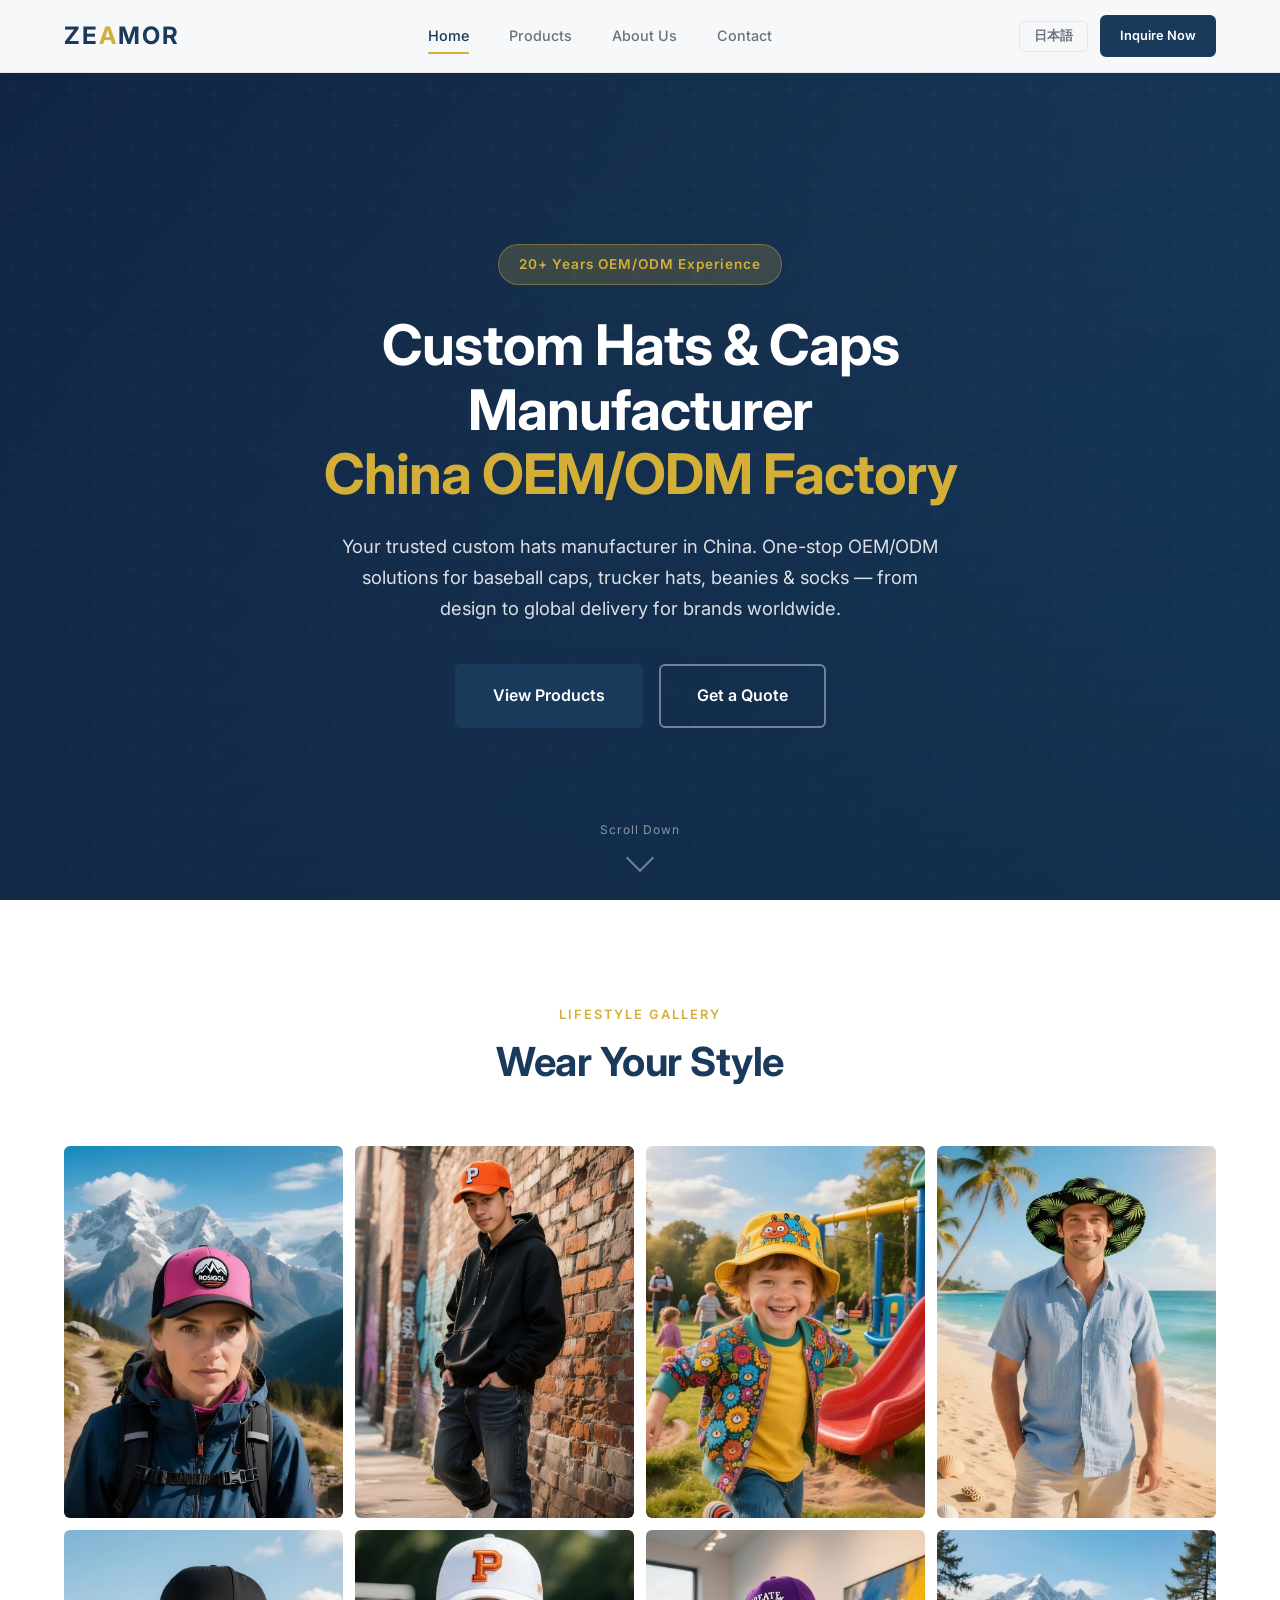
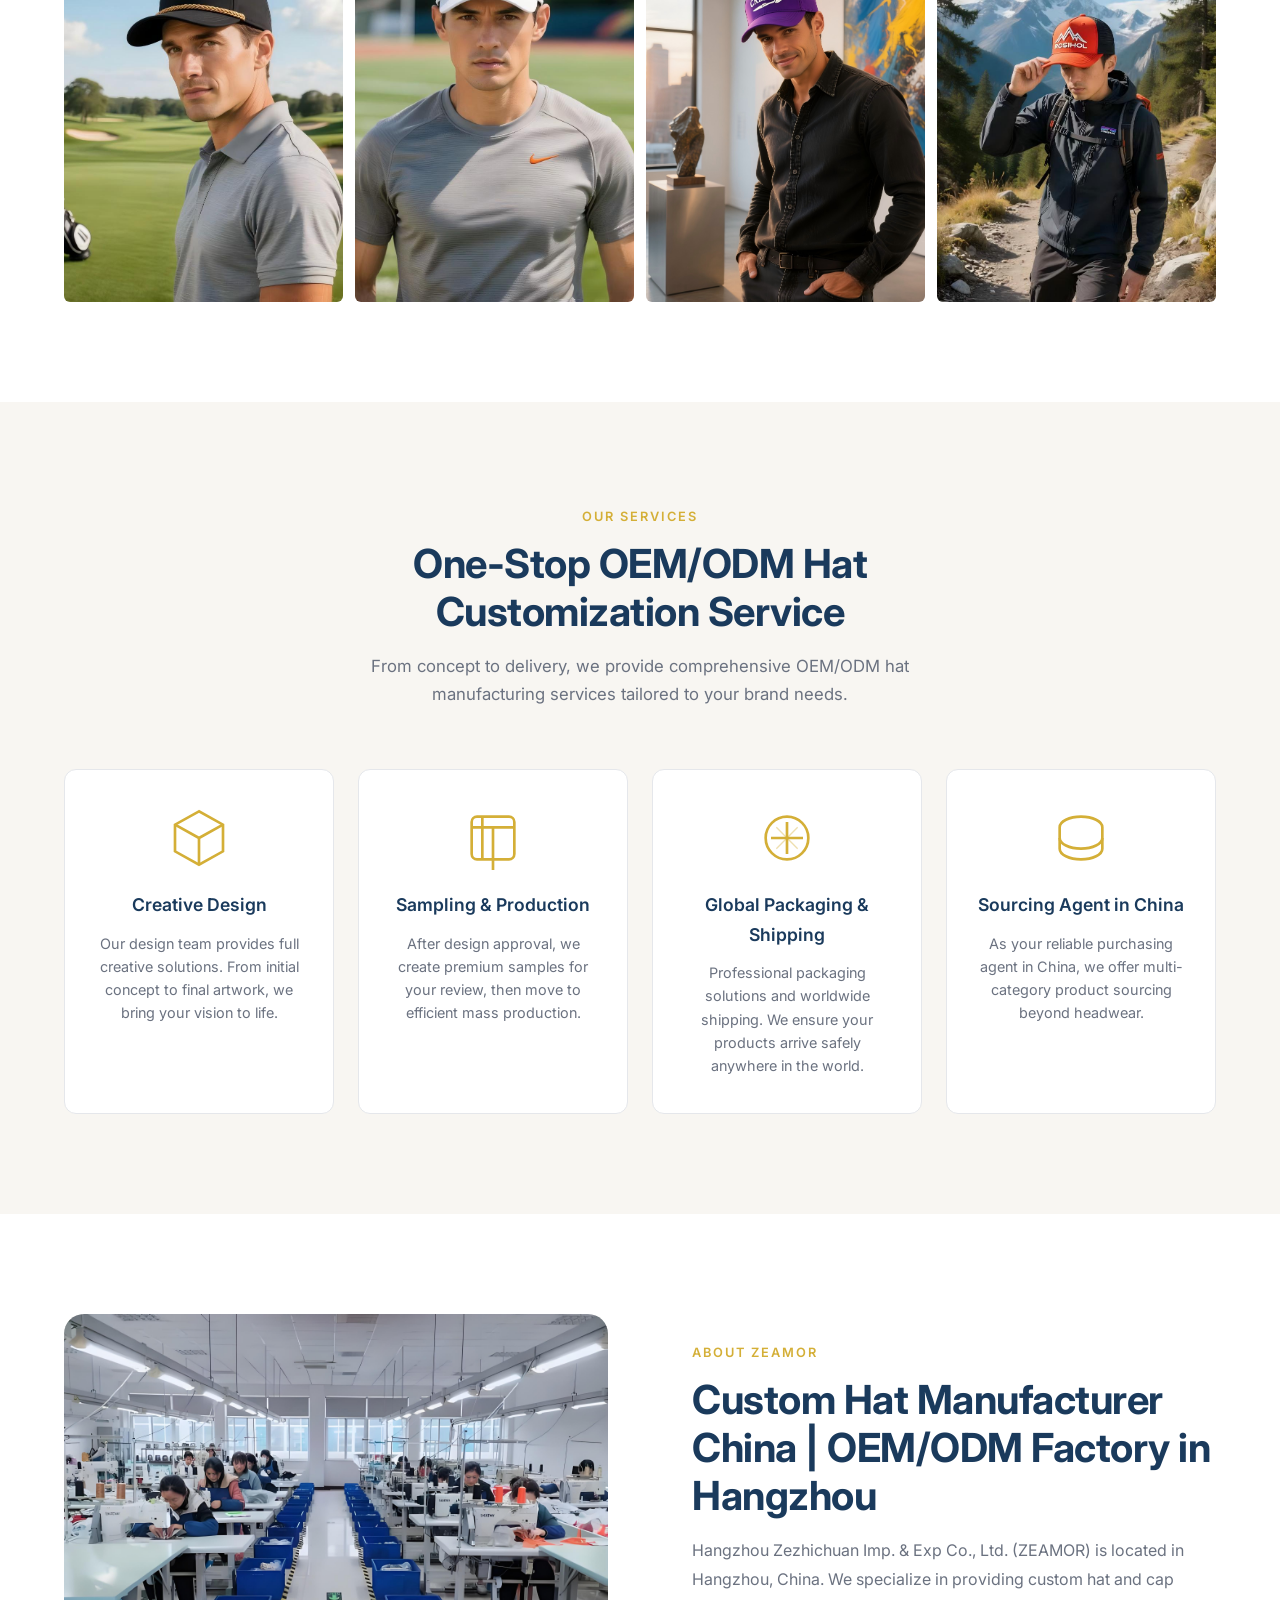
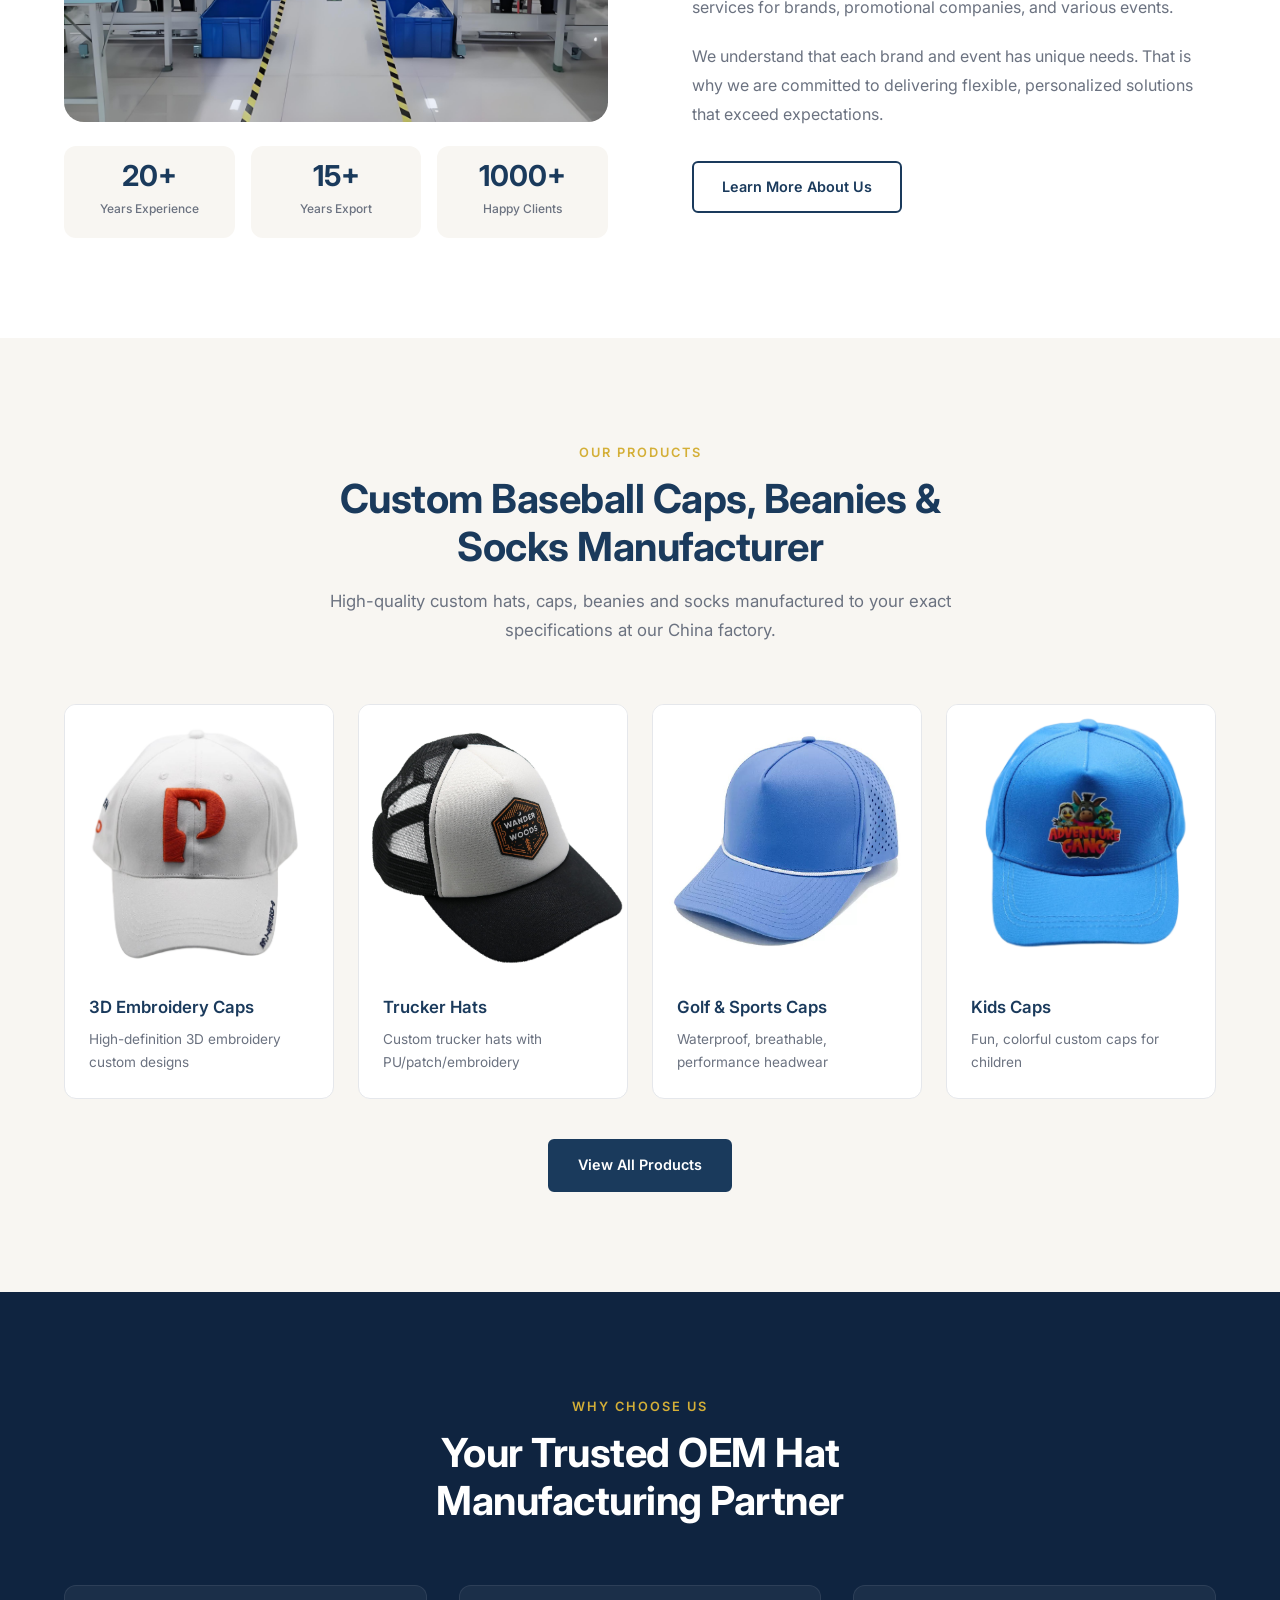
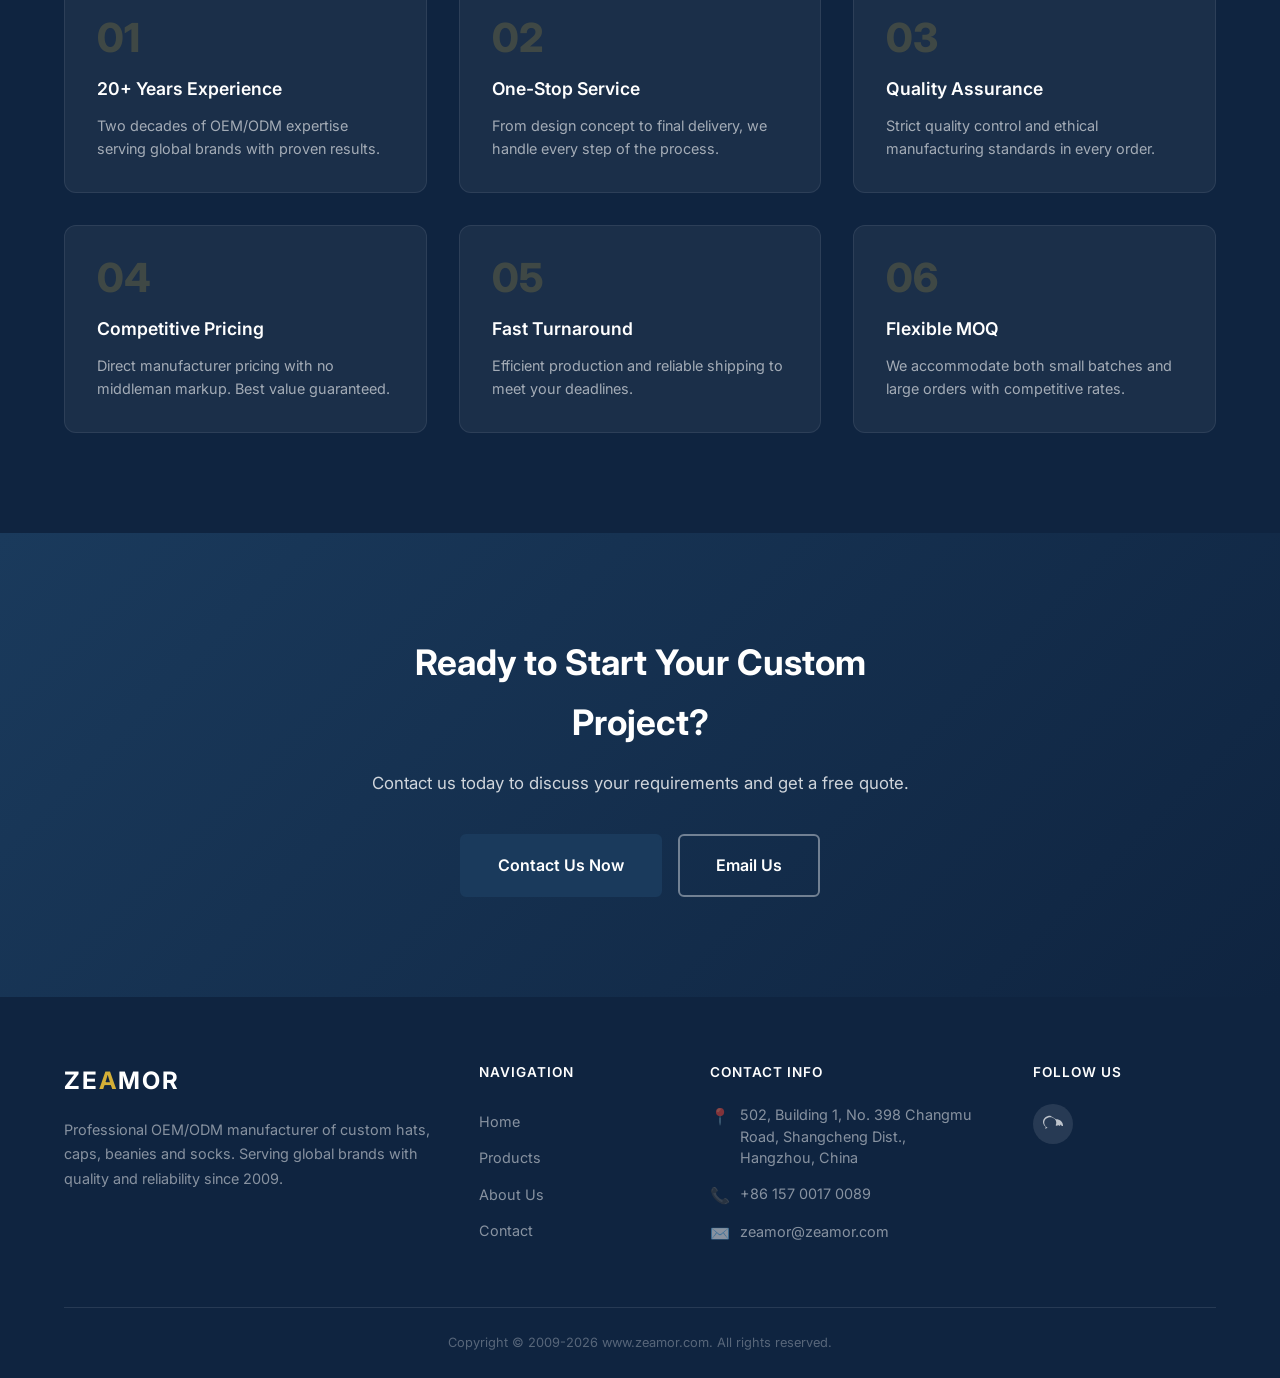
<file: index.html>
<!DOCTYPE html>
<html lang="en">
<head>
  <meta charset="UTF-8">
  <meta name="viewport" content="width=device-width, initial-scale=1.0">
  <title>ZEAMOR - Custom Hats, Caps, Beanies & Socks | OEM/ODM Manufacturer</title>
  <meta name="description" content="ZEAMOR - Professional OEM/ODM manufacturer of custom hats, caps, beanies and socks. 20+ years experience serving global brands with one-stop customization solutions.">
  <meta name="keywords" content="custom hats manufacturer, OEM caps manufacturer, ODM hats China, custom beanies manufacturer, custom socks manufacturer, private label headwear, promotional caps wholesale, hat factory China, baseball caps OEM, trucker hats manufacturer, snapbacks wholesale, custom embroidered caps">
  <meta name="author" content="ZEAMOR - Hangzhou Zezhichuan Imp. & Exp Co., Ltd.">
  <meta name="robots" content="index, follow">

  <!-- Canonical URL -->
  <link rel="canonical" href="https://www.zeamor.com/">

  <!-- Hreflang Tags (multi-language) -->
  <link rel="alternate" hreflang="en" href="https://www.zeamor.com/">
  <link rel="alternate" hreflang="zh" href="https://www.zeamor.com/">
  <link rel="alternate" hreflang="ja" href="https://www.zeamor.com/">
  <link rel="alternate" hreflang="x-default" href="https://www.zeamor.com/">

  <!-- Open Graph / Facebook -->
  <meta property="og:title" content="ZEAMOR - Custom Hats, Caps, Beanies & Socks | OEM/ODM Manufacturer">
  <meta property="og:description" content="Professional OEM/ODM manufacturer of custom hats, caps, beanies and socks. 20+ years experience. One-stop customization for global brands.">
  <meta property="og:image" content="https://www.zeamor.com/img/og-image.jpg">
  <meta property="og:url" content="https://www.zeamor.com/">
  <meta property="og:type" content="website">
  <meta property="og:site_name" content="ZEAMOR">
  <meta property="og:locale" content="en_US">

  <!-- Twitter Card -->
  <meta name="twitter:card" content="summary_large_image">
  <meta name="twitter:title" content="ZEAMOR - Custom Hats, Caps, Beanies & Socks | OEM/ODM Manufacturer">
  <meta name="twitter:description" content="20+ years OEM/ODM hat manufacturer. Custom caps, beanies, trucker hats & socks. Global shipping.">
  <meta name="twitter:image" content="https://www.zeamor.com/img/og-image.jpg">

  <!-- Schema.org Structured Data - Organization + WebSite -->
  <script type="application/ld+json">
  {
    "@context": "https://schema.org",
    "@graph": [
      {
        "@type": "Organization",
        "@id": "https://www.zeamor.com/#organization",
        "name": "ZEAMOR",
        "legalName": "Hangzhou Zezhichuan Imp. & Exp Co., Ltd.",
        "url": "https://www.zeamor.com/",
        "logo": "https://www.zeamor.com/img/og-image.jpg",
        "description": "Professional OEM/ODM manufacturer of custom hats, caps, beanies and socks with 20+ years experience.",
        "address": {
          "@type": "PostalAddress",
          "addressLocality": "Hangzhou",
          "addressRegion": "Zhejiang",
          "addressCountry": "CN"
        },
        "contactPoint": {
          "@type": "ContactPoint",
          "telephone": "+86-157-0017-0089",
          "contactType": "sales",
          "availableLanguage": ["English", "Chinese", "Japanese"]
        }
      },
      {
        "@type": "WebSite",
        "@id": "https://www.zeamor.com/#website",
        "url": "https://www.zeamor.com/",
        "name": "ZEAMOR - Custom Hats & Socks Manufacturer",
        "description": "Professional OEM/ODM manufacturer of custom hats, caps, beanies and socks.",
        "publisher": { "@id": "https://www.zeamor.com/#organization" },
        "potentialAction": {
          "@type": "SearchAction",
          "target": "https://www.zeamor.com/products?q={search_term_string}",
          "query-input": "required name=search_term_string"
        }
      }
    ]
  }
  </script>

  <link rel="stylesheet" href="css/style.css">
  <link rel="preconnect" href="https://fonts.googleapis.com">
  <link href="https://fonts.googleapis.com/css2?family=Inter:wght@300;400;500;600;700&display=swap" rel="stylesheet">
</head>
<body>
  <!-- Header / Navigation -->
  <header class="header" id="header">
    <div class="container header-inner">
      <a href="index.html" class="logo">
        <span class="logo-text">ZE<span class="logo-accent">A</span>MOR</span>
      </a>
      <nav class="nav" id="nav">
        <a href="index.html" class="nav-link active" data-i18n="nav.home">Home</a>
        <a href="products.html" class="nav-link" data-i18n="nav.products">Products</a>
        <a href="about.html" class="nav-link" data-i18n="nav.about">About Us</a>
        <a href="contact.html" class="nav-link" data-i18n="nav.contact">Contact</a>
      </nav>
      <div class="header-actions">
        <button class="lang-switch" id="langSwitch" onclick="toggleLang()">
          <span id="langLabel">中文</span>
        </button>
        <a href="contact.html" class="btn btn-primary btn-sm" data-i18n="nav.inquire">Inquire Now</a>
        <button class="mobile-menu-btn" id="mobileMenuBtn" onclick="toggleMobileMenu()">
          <span></span><span></span><span></span>
        </button>
      </div>
    </div>
  </header>

  <!-- Hero Section -->
  <section class="hero">
    <div class="hero-bg">
      <div class="hero-overlay"></div>
    </div>
    <div class="container hero-content">
      <div class="hero-badge" data-i18n="hero.badge">20+ Years OEM/ODM Experience</div>
      <h1 class="hero-title">
        <span data-i18n="hero.title1">Custom Headwear & Socks</span><br>
        <span class="hero-title-accent" data-i18n="hero.title2">Manufacturing Expert</span>
      </h1>
      <p class="hero-desc" data-i18n="hero.desc">
        Your trusted partner for custom hats, caps, beanies and socks. One-stop OEM/ODM solutions from design to delivery for global brands.
      </p>
      <div class="hero-btns">
        <a href="products.html" class="btn btn-primary btn-lg" data-i18n="hero.btn1">View Products</a>
        <a href="contact.html" class="btn btn-outline btn-lg" data-i18n="hero.btn2">Get a Quote</a>
      </div>
    </div>
    <div class="hero-scroll">
      <span data-i18n="hero.scroll">Scroll Down</span>
      <div class="scroll-arrow"></div>
    </div>
  </section>

  <!-- Model Lifestyle Gallery -->
  <section class="section gallery-section fade-in">
    <div class="container">
      <div class="section-header">
        <span class="section-tag" data-i18n="gallery.tag">Lifestyle Gallery</span>
        <h2 class="section-title" data-i18n="gallery.title">Wear Your Style</h2>
      </div>
      <div class="gallery-grid" id="modelGallery"></div>
    </div>
  </section>

  <!-- Services Section -->
  <section class="section services-section" id="services">
    <div class="container">
      <div class="section-header">
        <span class="section-tag" data-i18n="services.tag">Our Services</span>
        <h2 class="section-title" data-i18n="services.title">One-Stop Custom Solution</h2>
        <p class="section-subtitle" data-i18n="services.subtitle">
          From concept to delivery, we provide comprehensive OEM/ODM services tailored to your brand needs.
        </p>
      </div>
      <div class="services-grid">
        <div class="service-card">
          <div class="service-icon">
            <svg viewBox="0 0 48 48" fill="none"><path d="M24 4L6 14v20l18 10 18-10V14L24 4z" stroke="currentColor" stroke-width="2"/><path d="M24 24l18-10M24 24v20M24 24L6 14" stroke="currentColor" stroke-width="2"/></svg>
          </div>
          <h3 class="service-title" data-i18n="services.s1.title">Creative Design</h3>
          <p class="service-desc" data-i18n="services.s1.desc">
            Our design team provides full creative solutions. From initial concept to final artwork, we bring your vision to life.
          </p>
        </div>
        <div class="service-card">
          <div class="service-icon">
            <svg viewBox="0 0 48 48" fill="none"><rect x="8" y="8" width="32" height="32" rx="4" stroke="currentColor" stroke-width="2"/><path d="M8 16h32M16 8v32M24 16v32" stroke="currentColor" stroke-width="2"/></svg>
          </div>
          <h3 class="service-title" data-i18n="services.s2.title">Sampling & Production</h3>
          <p class="service-desc" data-i18n="services.s2.desc">
            After design approval, we create premium samples for your review, then move to efficient mass production.
          </p>
        </div>
        <div class="service-card">
          <div class="service-icon">
            <svg viewBox="0 0 48 48" fill="none"><circle cx="24" cy="24" r="16" stroke="currentColor" stroke-width="2"/><path d="M12 24h24M24 12v24" stroke="currentColor" stroke-width="2"/><path d="M16 16l16 16M32 16L16 32" stroke="currentColor" stroke-width="1" opacity="0.4"/></svg>
          </div>
          <h3 class="service-title" data-i18n="services.s3.title">Global Packaging & Shipping</h3>
          <p class="service-desc" data-i18n="services.s3.desc">
            Professional packaging solutions and worldwide shipping. We ensure your products arrive safely anywhere in the world.
          </p>
        </div>
        <div class="service-card">
          <div class="service-icon">
            <svg viewBox="0 0 48 48" fill="none"><path d="M24 8c-8.8 0-16 3.6-16 8v16c0 4.4 7.2 8 16 8s16-3.6 16-8V16c0-4.4-7.2-8-16-8z" stroke="currentColor" stroke-width="2"/><path d="M8 24c0 4.4 7.2 8 16 8s16-3.6 16-8" stroke="currentColor" stroke-width="2"/></svg>
          </div>
          <h3 class="service-title" data-i18n="services.s4.title">Sourcing Agent in China</h3>
          <p class="service-desc" data-i18n="services.s4.desc">
            As your reliable purchasing agent in China, we offer multi-category product sourcing beyond headwear.
          </p>
        </div>
      </div>
    </div>
  </section>

  <!-- About Brief Section -->
  <section class="section about-brief-section">
    <div class="container about-brief-grid">
      <div class="about-brief-img">
        <div class="about-img-placeholder">
          <img src="images/factory.jpg" alt="Zeamor Hat Factory - Professional OEM/ODM Cap Manufacturing Workshop with 20+ Years Experience" loading="lazy">
        </div>
        <div class="about-brief-stat">
          <div class="stat-item">
            <span class="stat-num" data-config="stat-years">20+</span>
            <span class="stat-label" data-i18n="about.stats.years">Years Experience</span>
          </div>
          <div class="stat-item">
            <span class="stat-num" data-config="stat-export">15+</span>
            <span class="stat-label" data-i18n="about.stats.export">Years Export</span>
          </div>
          <div class="stat-item">
            <span class="stat-num" data-config="stat-clients">1000+</span>
            <span class="stat-label" data-i18n="about.stats.clients">Happy Clients</span>
          </div>
        </div>
      </div>
      <div class="about-brief-content">
        <span class="section-tag" data-i18n="about.tag">About ZEAMOR</span>
        <h2 class="section-title" data-i18n="about.title">Trusted Cap & Headwear Manufacturer</h2>
        <p class="about-text" data-i18n="about.text1">
          Hangzhou Zezhichuan Imp. & Exp Co., Ltd. (ZEAMOR) is located in Hangzhou, China. We specialize in providing custom hat and cap services for brands, promotional companies, and various events.
        </p>
        <p class="about-text" data-i18n="about.text2">
          We understand that each brand and event has unique needs. That's why we are committed to delivering flexible, personalized solutions that exceed expectations.
        </p>
        <a href="about.html" class="btn btn-outline" data-i18n="about.btn">Learn More About Us</a>
      </div>
    </div>
  </section>

  <!-- Products Preview Section -->
  <section class="section products-preview-section">
    <div class="container">
      <div class="section-header">
        <span class="section-tag" data-i18n="products.tag">Our Products</span>
        <h2 class="section-title" data-i18n="products.title">Premium Custom Products</h2>
        <p class="section-subtitle" data-i18n="products.subtitle">
          High-quality custom headwear and socks manufactured to your exact specifications.
        </p>
      </div>
      <div class="products-grid" id="featuredProducts"></div>
      <div class="text-center mt-40">
        <a href="products.html" class="btn btn-primary" data-i18n="products.btn">View All Products</a>
      </div>
    </div>
  </section>

  <!-- Why Choose Us Section -->
  <section class="section why-section">
    <div class="container">
      <div class="section-header">
        <span class="section-tag" data-i18n="why.tag">Why Choose Us</span>
        <h2 class="section-title" data-i18n="why.title">Your Trusted Manufacturing Partner</h2>
      </div>
      <div class="why-grid">
        <div class="why-item">
          <div class="why-num">01</div>
          <h3 data-i18n="why.w1.title">20+ Years Experience</h3>
          <p data-i18n="why.w1.desc">Two decades of OEM/ODM expertise serving global brands with proven results.</p>
        </div>
        <div class="why-item">
          <div class="why-num">02</div>
          <h3 data-i18n="why.w2.title">One-Stop Service</h3>
          <p data-i18n="why.w2.desc">From design concept to final delivery, we handle every step of the process.</p>
        </div>
        <div class="why-item">
          <div class="why-num">03</div>
          <h3 data-i18n="why.w3.title">Quality Assurance</h3>
          <p data-i18n="why.w3.desc">Strict quality control and ethical manufacturing standards in every order.</p>
        </div>
        <div class="why-item">
          <div class="why-num">04</div>
          <h3 data-i18n="why.w4.title">Competitive Pricing</h3>
          <p data-i18n="why.w4.desc">Direct manufacturer pricing with no middleman markup. Best value guaranteed.</p>
        </div>
        <div class="why-item">
          <div class="why-num">05</div>
          <h3 data-i18n="why.w5.title">Fast Turnaround</h3>
          <p data-i18n="why.w5.desc">Efficient production and reliable shipping to meet your deadlines.</p>
        </div>
        <div class="why-item">
          <div class="why-num">06</div>
          <h3 data-i18n="why.w6.title">Flexible MOQ</h3>
          <p data-i18n="why.w6.desc">We accommodate both small batches and large orders with competitive rates.</p>
        </div>
      </div>
    </div>
  </section>

  <!-- CTA Section -->
  <section class="section cta-section">
    <div class="container cta-content">
      <h2 class="cta-title" data-i18n="cta.title">Ready to Start Your Custom Project?</h2>
      <p class="cta-desc" data-i18n="cta.desc">
        Contact us today to discuss your requirements and get a free quote.
      </p>
      <div class="cta-btns">
        <a href="contact.html" class="btn btn-primary btn-lg" data-i18n="cta.btn1">Contact Us Now</a>
        <a href="mailto:zeamor@zeamor.com" class="btn btn-outline btn-lg" data-i18n="cta.btn2">Email Us</a>
      </div>
    </div>
  </section>

  <!-- Footer -->
  <footer class="footer">
    <div class="container">
      <div class="footer-grid">
        <div class="footer-col footer-about">
          <div class="footer-logo">ZE<span>A</span>MOR</div>
          <p class="footer-about-text" data-i18n="footer.about">
            Professional OEM/ODM manufacturer of custom hats, caps, beanies and socks. Serving global brands with quality and reliability since 2009.
          </p>
        </div>
        <div class="footer-col">
          <h4 class="footer-title" data-i18n="footer.navTitle">Navigation</h4>
          <a href="index.html" class="footer-link" data-i18n="nav.home">Home</a>
          <a href="products.html" class="footer-link" data-i18n="nav.products">Products</a>
          <a href="about.html" class="footer-link" data-i18n="nav.about">About Us</a>
          <a href="contact.html" class="footer-link" data-i18n="nav.contact">Contact</a>
        </div>
        <div class="footer-col">
          <h4 class="footer-title" data-i18n="footer.contactTitle">Contact Info</h4>
          <p class="footer-contact-item">
            <span class="footer-icon">📍</span>
            <span data-i18n="footer.address">502, Building 1, No. 398 Changmu Road, Shangcheng Dist., Hangzhou, China</span>
          </p>
          <p class="footer-contact-item">
            <span class="footer-icon">📞</span>
            <a href="tel:+8615700170089">+86 157 0017 0089</a>
          </p>
          <p class="footer-contact-item">
            <span class="footer-icon">✉️</span>
            <a href="mailto:zeamor@zeamor.com">zeamor@zeamor.com</a>
          </p>
        </div>
        <div class="footer-col">
          <h4 class="footer-title" data-i18n="footer.followTitle">Follow Us</h4>
          <div class="footer-social">
            <a href="#" class="social-link" title="WeChat">
              <svg viewBox="0 0 24 24" width="20" height="20" fill="currentColor"><path d="M8.691 2.188C3.891 2.188 0 5.476 0 9.532c0 2.212 1.17 4.203 3.002 5.55a.59.59 0 01.213.665l-.39 1.48c-.019.07-.048.141-.048.213 0 .163.13.295.29.295a.326.326 0 00.167-.054l1.903-1.114a.77.77 0 01.717-.096c1.022.311 2.127.338 3.157.338h.102A7.009 7.009 0 008.7 16.787c-3.985 0-7.211-2.855-7.211-6.38s3.226-6.38 7.211-6.38c3.985 0 7.211 2.855 7.211 6.38 0 .911-.221 1.845-.622 2.843-.105.301.042.619.313.729.956.052 1.924-.11 2.875-.39a.56.56 0 01.426.058l1.341.785a.295.295 0 00.127.045c.14 0 .25-.111.25-.247 0-.06-.023-.12-.038-.177l-.277-1.058a.418.418 0 01.146-.468C23.725 15.176 24 14.46 24 13.726c0-4.056-3.686-7.338-8.232-7.338h-.077z"/></svg>
            </a>
          </div>
        </div>
      </div>
      <div class="footer-bottom">
        <p data-config="copyright">Copyright © 2009-2024 www.zeamor.com. All rights reserved.</p>
      </div>
    </div>
  </footer>

  <!-- Mobile Menu Overlay -->
  <div class="mobile-menu-overlay" id="mobileMenuOverlay" onclick="toggleMobileMenu()"></div>
  <div class="mobile-menu" id="mobileMenu">
    <div class="mobile-menu-header">
      <span class="logo-text">ZE<span class="logo-accent">A</span>MOR</span>
      <button class="mobile-menu-close" onclick="toggleMobileMenu()">✕</button>
    </div>
    <nav class="mobile-nav">
      <a href="index.html" class="mobile-nav-link" data-i18n="nav.home">Home</a>
      <a href="products.html" class="mobile-nav-link" data-i18n="nav.products">Products</a>
      <a href="about.html" class="mobile-nav-link" data-i18n="nav.about">About Us</a>
      <a href="contact.html" class="mobile-nav-link" data-i18n="nav.contact">Contact</a>
    </nav>
    <div class="mobile-menu-footer">
      <button class="lang-switch" onclick="toggleLang(); toggleMobileMenu();">
        <span id="mobileLangLabel">中文</span>
      </button>
    </div>
  </div>

  <!-- Config loaded async by main.js -->
  <script src="js/main.js"></script>
</body>
</html>
</file>
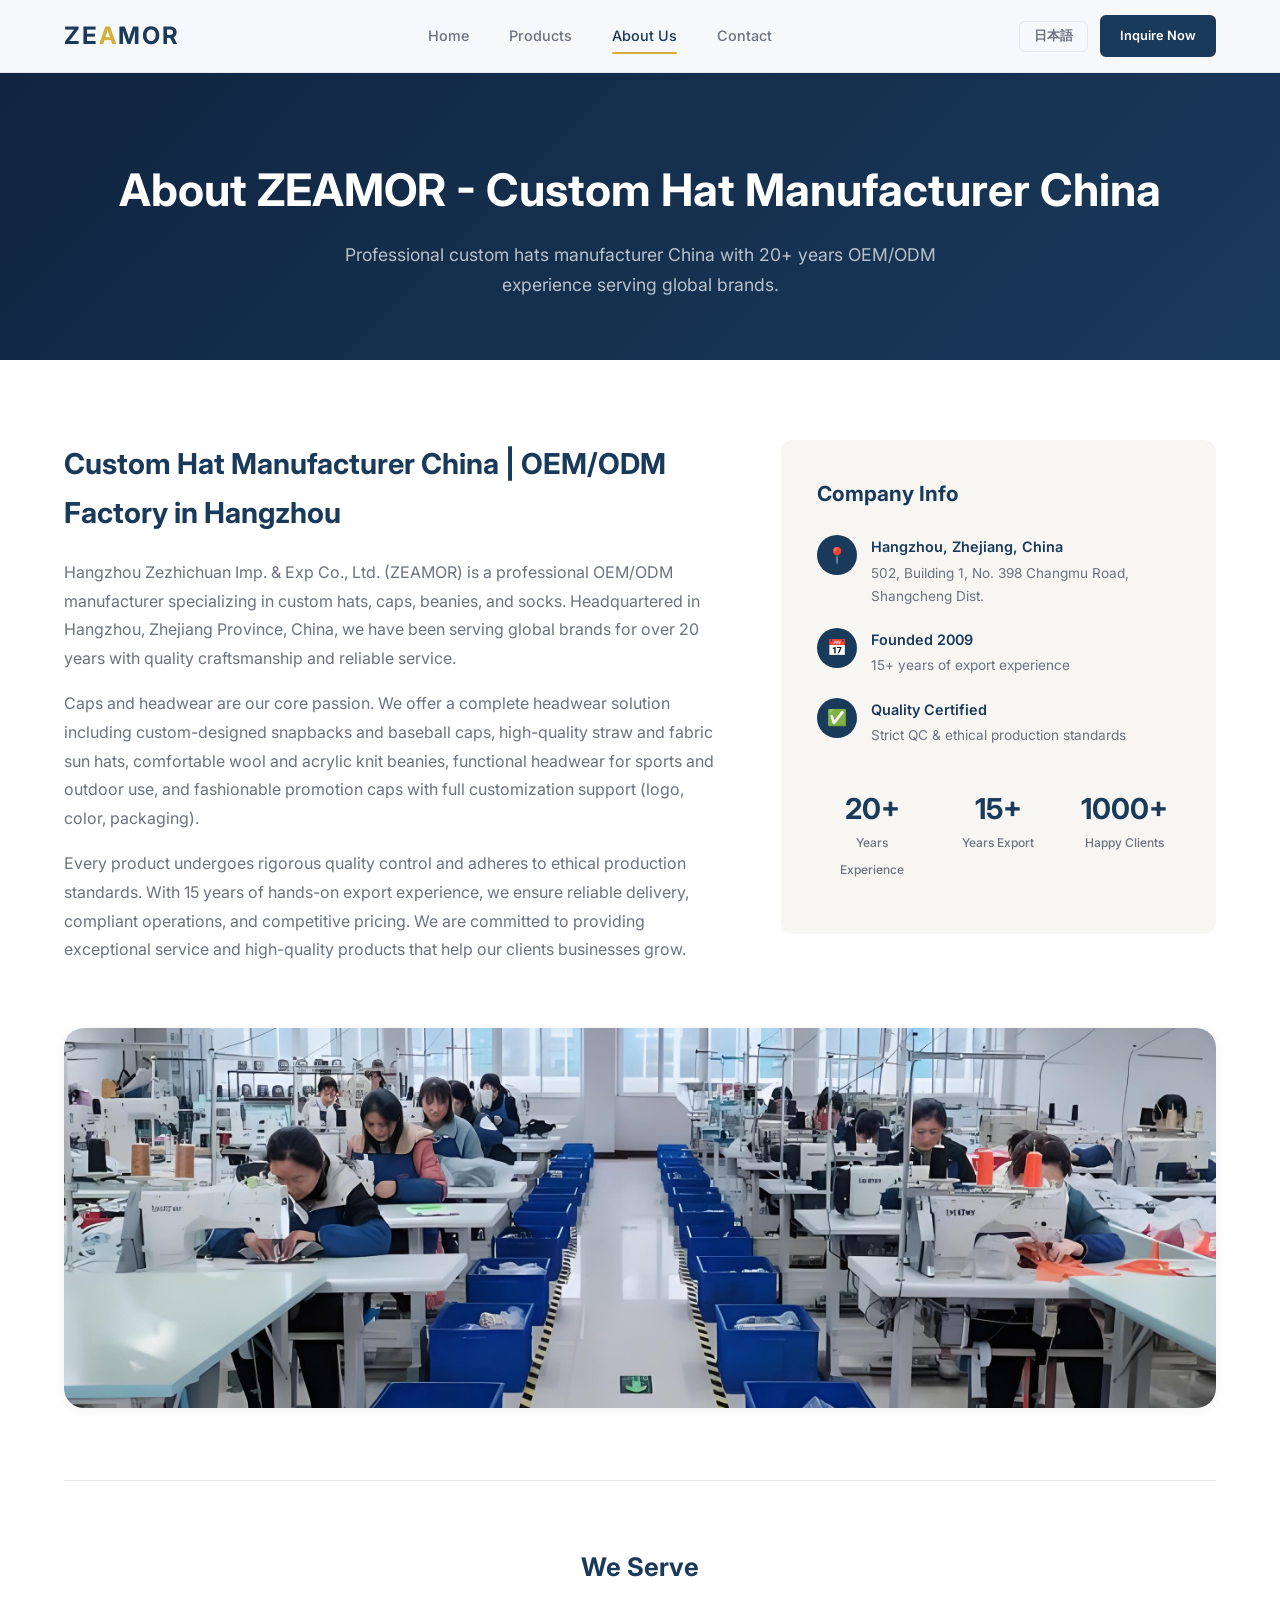
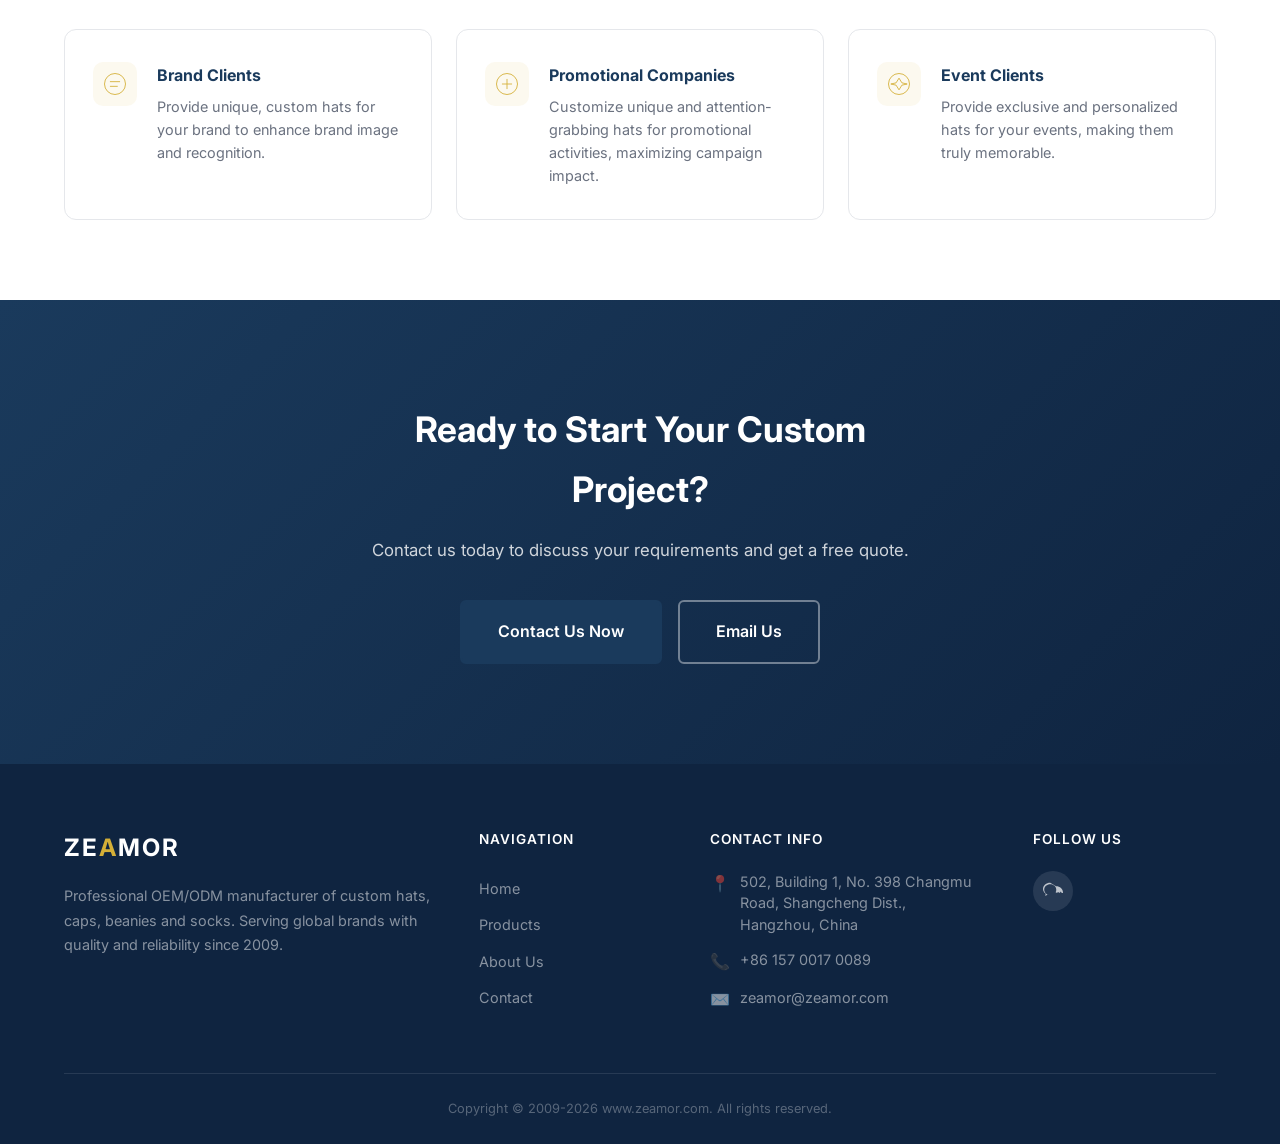
<file: about.html>
<!DOCTYPE html>
<html lang="en">
<head>
  <meta charset="UTF-8">
  <meta name="viewport" content="width=device-width, initial-scale=1.0">
  <title>About ZEAMOR - Custom Hat Manufacturer China | OEM/ODM Headwear Factory</title>
  <meta name="description" content="ZEAMOR is a custom hats manufacturer in Hangzhou, China. 20+ years OEM/ODM experience making baseball caps, beanies, trucker hats & socks. 15+ years export, 1000+ clients worldwide.">
  <meta name="keywords" content="custom hat manufacturer China, headwear OEM ODM China, hat factory Hangzhou, OEM cap manufacturer, custom hats factory China, private label hats manufacturer, headwear manufacturer Zhejiang, custom socks manufacturer China">
  <meta name="author" content="ZEAMOR - Hangzhou Zezhichuan Imp. & Exp Co., Ltd.">
  <meta name="robots" content="index, follow">

  <!-- Canonical URL -->
  <link rel="canonical" href="https://www.zeamor.com/about">

  <!-- Hreflang Tags (multi-language) -->
  <link rel="alternate" hreflang="en" href="https://www.zeamor.com/about">
  <link rel="alternate" hreflang="zh" href="https://www.zeamor.com/about">
  <link rel="alternate" hreflang="ja" href="https://www.zeamor.com/about">
  <link rel="alternate" hreflang="x-default" href="https://www.zeamor.com/about">

  <!-- Open Graph / Facebook -->
  <meta property="og:title" content="About ZEAMOR - Custom Hat Manufacturer China | OEM/ODM Headwear Factory">
  <meta property="og:description" content="Custom hats manufacturer in Hangzhou, China. 20+ years OEM/ODM experience. 15+ years export serving 1000+ global brand clients.">
  <meta property="og:image" content="https://www.zeamor.com/img/og-image.jpg">
  <meta property="og:url" content="https://www.zeamor.com/about">
  <meta property="og:type" content="website">
  <meta property="og:site_name" content="ZEAMOR">
  <meta property="og:locale" content="en_US">

  <!-- Twitter Card -->
  <meta name="twitter:card" content="summary_large_image">
  <meta name="twitter:title" content="About ZEAMOR - Custom Hat Manufacturer China | OEM/ODM Headwear Factory">
  <meta name="twitter:description" content="Custom hats manufacturer in Hangzhou, China. 20+ years OEM/ODM experience serving global brands.">
  <meta name="twitter:image" content="https://www.zeamor.com/img/og-image.jpg">

  <!-- Schema.org Structured Data - AboutPage -->
  <script type="application/ld+json">
  {
    "@context": "https://schema.org",
    "@graph": [
      {
        "@type": "AboutPage",
        "@id": "https://www.zeamor.com/about#page",
        "name": "About ZEAMOR - Custom Hat Manufacturer China | OEM/ODM Headwear Factory",
        "description": "ZEAMOR is a custom hats manufacturer in Hangzhou, China. 20+ years OEM/ODM experience making baseball caps, beanies, trucker hats & socks. 15+ years export, 1000+ clients worldwide.",
        "url": "https://www.zeamor.com/about",
        "isPartOf": { "@id": "https://www.zeamor.com/#website" },
        "breadcrumb": { "@id": "https://www.zeamor.com/about#breadcrumb" },
        "about": { "@id": "https://www.zeamor.com/#organization" }
      },
      {
        "@type": "BreadcrumbList",
        "@id": "https://www.zeamor.com/about#breadcrumb",
        "itemListElement": [
          {
            "@type": "ListItem",
            "position": 1,
            "name": "Home",
            "item": "https://www.zeamor.com/"
          },
          {
            "@type": "ListItem",
            "position": 2,
            "name": "About Us",
            "item": "https://www.zeamor.com/about"
          }
        ]
      }
    ]
  }
  </script>

  <link rel="stylesheet" href="css/style.css">
  <link href="https://fonts.googleapis.com/css2?family=Inter:wght@300;400;500;600;700&display=swap" rel="stylesheet">
</head>
<body>
  <!-- Header -->
  <header class="header" id="header">
    <div class="container header-inner">
      <a href="index.html" class="logo">
        <span class="logo-text">ZE<span class="logo-accent">A</span>MOR</span>
      </a>
      <nav class="nav" id="nav">
        <a href="index.html" class="nav-link" data-i18n="nav.home">Home</a>
        <a href="products.html" class="nav-link" data-i18n="nav.products">Products</a>
        <a href="about.html" class="nav-link active" data-i18n="nav.about">About Us</a>
        <a href="contact.html" class="nav-link" data-i18n="nav.contact">Contact</a>
      </nav>
      <div class="header-actions">
        <button class="lang-switch" id="langSwitch" onclick="toggleLang()">
          <span id="langLabel">中文</span>
        </button>
        <a href="contact.html" class="btn btn-primary btn-sm" data-i18n="nav.inquire">Inquire Now</a>
        <button class="mobile-menu-btn" id="mobileMenuBtn" onclick="toggleMobileMenu()">
          <span></span><span></span><span></span>
        </button>
      </div>
    </div>
  </header>

  <!-- Page Hero -->
  <section class="page-hero">
    <div class="container">
      <h1 data-i18n="about.page.title">About ZEAMOR</h1>
      <p data-i18n="about.page.subtitle">Your trusted partner for custom headwear and socks manufacturing.</p>
    </div>
  </section>

  <!-- About Content -->
  <section class="about-page-section">
    <div class="container">
      <div class="about-page-grid">
        <div class="about-page-content">
          <h2 data-i18n="about.title">Trusted Cap & Headwear Manufacturer</h2>
          <p data-i18n="about.page.p1">
            Hangzhou Zezhichuan Imp. & Exp Co., Ltd. (ZEAMOR) is a professional OEM/ODM manufacturer specializing in custom hats, caps, beanies, and socks. Headquartered in Hangzhou, Zhejiang Province, China, we have been serving global brands for over 20 years with quality craftsmanship and reliable service.
          </p>
          <p data-i18n="about.page.p2">
            Caps and headwear are our core passion. We offer a complete headwear solution including custom-designed snapbacks and baseball caps, high-quality straw and fabric sun hats, comfortable wool and acrylic knit beanies, functional headwear for sports and outdoor use, and fashionable promotion caps with full customization support (logo, color, packaging).
          </p>
          <p data-i18n="about.page.p3">
            Every product undergoes rigorous quality control and adheres to ethical production standards. With 15 years of hands-on export experience, we ensure reliable delivery, compliant operations, and competitive pricing. We are committed to providing exceptional service and high-quality products that help our clients' businesses grow.
          </p>
        </div>

        <div class="about-page-sidebar">
          <h3 style="font-size:1.3rem;font-weight:700;color:var(--color-primary);margin-bottom:24px;" data-i18n="about.page.sidebar.title">Company Info</h3>
          <div class="sidebar-info-item">
            <div class="sidebar-icon">📍</div>
            <div>
              <h4 data-i18n="about.page.location">Hangzhou, Zhejiang, China</h4>
              <p>502, Building 1, No. 398 Changmu Road, Shangcheng Dist.</p>
            </div>
          </div>
          <div class="sidebar-info-item">
            <div class="sidebar-icon">📅</div>
            <div>
              <h4 data-i18n="about.page.years">Founded 2009</h4>
              <p>15+ years of export experience</p>
            </div>
          </div>
          <div class="sidebar-info-item">
            <div class="sidebar-icon">✅</div>
            <div>
              <h4 data-i18n="about.page.cert">Quality Certified</h4>
              <p>Strict QC & ethical production standards</p>
            </div>
          </div>

          <!-- Stats -->
          <div class="about-brief-stat" style="margin-top: 32px; grid-template-columns: 1fr;">
            <div class="stat-item">
              <span class="stat-num" data-config="stat-years">20+</span>
              <span class="stat-label" data-i18n="about.stats.years">Years Experience</span>
            </div>
            <div class="stat-item">
              <span class="stat-num" data-config="stat-export">15+</span>
              <span class="stat-label" data-i18n="about.stats.export">Years Export</span>
            </div>
            <div class="stat-item">
              <span class="stat-num" data-config="stat-clients">1000+</span>
              <span class="stat-label" data-i18n="about.stats.clients">Happy Clients</span>
            </div>
          </div>
        </div>
      </div>

      <!-- Factory Image -->
      <div class="about-factory-section">
        <img src="images/factory.jpg" alt="ZEAMOR Factory - Custom Hat Manufacturing Facility in Hangzhou China" class="about-factory-img">
      </div>

      <!-- Services - full width -->
      <div class="about-clients-section">
        <h2 class="about-clients-title" data-i18n="about.page.services.heading">We Serve</h2>
        <div class="about-clients-grid">
          <div class="about-client-card">
            <div class="about-client-icon">
              <svg viewBox="0 0 48 48" fill="none"><circle cx="24" cy="24" r="18" stroke="currentColor" stroke-width="1.5"/><path d="M16 20h16M16 28h12" stroke="currentColor" stroke-width="1.5" stroke-linecap="round"/></svg>
            </div>
            <div class="about-client-text">
              <h3 class="about-client-title" data-i18n="about.page.services.brand">Brand Clients</h3>
              <p class="about-client-desc" data-i18n="about.page.services.brand_desc">Unique custom hats that elevate your brand identity and drive recognition in your market.</p>
            </div>
          </div>
          <div class="about-client-card">
            <div class="about-client-icon">
              <svg viewBox="0 0 48 48" fill="none"><circle cx="24" cy="24" r="18" stroke="currentColor" stroke-width="1.5"/><path d="M24 16v16M16 24h16" stroke="currentColor" stroke-width="1.5" stroke-linecap="round"/></svg>
            </div>
            <div class="about-client-text">
              <h3 class="about-client-title" data-i18n="about.page.services.promo">Promotional Companies</h3>
              <p class="about-client-desc" data-i18n="about.page.services.promo_desc">Attention-grabbing promotional hats that maximize your campaign reach and engagement.</p>
            </div>
          </div>
          <div class="about-client-card">
            <div class="about-client-icon">
              <svg viewBox="0 0 48 48" fill="none"><circle cx="24" cy="24" r="18" stroke="currentColor" stroke-width="1.5"/><polygon points="24,14 29,22 38,24 29,26 24,34 19,26 10,24 19,22" stroke="currentColor" stroke-width="1.5"/></svg>
            </div>
            <div class="about-client-text">
              <h3 class="about-client-title" data-i18n="about.page.services.event">Event Clients</h3>
              <p class="about-client-desc" data-i18n="about.page.services.event_desc">Exclusive personalized headwear that makes your events unforgettable and on-brand.</p>
            </div>
          </div>
        </div>
      </div>
    </div>
  </section>

  <!-- CTA -->
  <section class="section cta-section">
    <div class="container cta-content">
      <h2 class="cta-title" data-i18n="cta.title">Ready to Start Your Custom Project?</h2>
      <p class="cta-desc" data-i18n="cta.desc">
        Contact us today to discuss your requirements and get a free quote.
      </p>
      <div class="cta-btns">
        <a href="contact.html" class="btn btn-primary btn-lg" data-i18n="cta.btn1">Contact Us Now</a>
        <a href="mailto:zeamor@zeamor.com" class="btn btn-outline btn-lg" data-i18n="cta.btn2">Email Us</a>
      </div>
    </div>
  </section>

  <!-- Footer -->
  <footer class="footer">
    <div class="container">
      <div class="footer-grid">
        <div class="footer-col footer-about">
          <div class="footer-logo">ZE<span>A</span>MOR</div>
          <p class="footer-about-text" data-i18n="footer.about">
            Professional OEM/ODM manufacturer of custom hats, caps, beanies and socks. Serving global brands with quality and reliability since 2009.
          </p>
        </div>
        <div class="footer-col">
          <h4 class="footer-title" data-i18n="footer.navTitle">Navigation</h4>
          <a href="index.html" class="footer-link" data-i18n="nav.home">Home</a>
          <a href="products.html" class="footer-link" data-i18n="nav.products">Products</a>
          <a href="about.html" class="footer-link" data-i18n="nav.about">About Us</a>
          <a href="contact.html" class="footer-link" data-i18n="nav.contact">Contact</a>
        </div>
        <div class="footer-col">
          <h4 class="footer-title" data-i18n="footer.contactTitle">Contact Info</h4>
          <p class="footer-contact-item">
            <span class="footer-icon">📍</span>
            <span data-i18n="footer.address">502, Building 1, No. 398 Changmu Road, Shangcheng Dist., Hangzhou, China</span>
          </p>
          <p class="footer-contact-item">
            <span class="footer-icon">📞</span>
            <a href="tel:+8615700170089">+86 157 0017 0089</a>
          </p>
          <p class="footer-contact-item">
            <span class="footer-icon">✉️</span>
            <a href="mailto:zeamor@zeamor.com">zeamor@zeamor.com</a>
          </p>
        </div>
        <div class="footer-col">
          <h4 class="footer-title" data-i18n="footer.followTitle">Follow Us</h4>
          <div class="footer-social">
            <a href="#" class="social-link" title="WeChat">
              <svg viewBox="0 0 24 24" width="20" height="20" fill="currentColor"><path d="M8.691 2.188C3.891 2.188 0 5.476 0 9.532c0 2.212 1.17 4.203 3.002 5.55a.59.59 0 01.213.665l-.39 1.48c-.019.07-.048.141-.048.213 0 .163.13.295.29.295a.326.326 0 00.167-.054l1.903-1.114a.77.77 0 01.717-.096c1.022.311 2.127.338 3.157.338h.102A7.009 7.009 0 008.7 16.787c-3.985 0-7.211-2.855-7.211-6.38s3.226-6.38 7.211-6.38c3.985 0 7.211 2.855 7.211 6.38 0 .911-.221 1.845-.622 2.843-.105.301.042.619.313.729.956.052 1.924-.11 2.875-.39a.56.56 0 01.426.058l1.341.785a.295.295 0 00.127.045c.14 0 .25-.111.25-.247 0-.06-.023-.12-.038-.177l-.277-1.058a.418.418 0 01.146-.468C23.725 15.176 24 14.46 24 13.726c0-4.056-3.686-7.338-8.232-7.338h-.077z"/></svg>
            </a>
          </div>
        </div>
      </div>
      <div class="footer-bottom">
        <p data-config="copyright">Copyright &copy; 2009-2024 www.zeamor.com. All rights reserved.</p>
      </div>
    </div>
  </footer>

  <!-- Mobile Menu -->
  <div class="mobile-menu-overlay" id="mobileMenuOverlay" onclick="toggleMobileMenu()"></div>
  <div class="mobile-menu" id="mobileMenu">
    <div class="mobile-menu-header">
      <span class="logo-text">ZE<span class="logo-accent">A</span>MOR</span>
      <button class="mobile-menu-close" onclick="toggleMobileMenu()">✕</button>
    </div>
    <nav class="mobile-nav">
      <a href="index.html" class="mobile-nav-link" data-i18n="nav.home">Home</a>
      <a href="products.html" class="mobile-nav-link" data-i18n="nav.products">Products</a>
      <a href="about.html" class="mobile-nav-link" data-i18n="nav.about">About Us</a>
      <a href="contact.html" class="mobile-nav-link" data-i18n="nav.contact">Contact</a>
    </nav>
    <div class="mobile-menu-footer">
      <button class="lang-switch" onclick="toggleLang(); toggleMobileMenu();">
        <span id="mobileLangLabel">中文</span>
      </button>
    </div>
  </div>

  <!-- Config loaded async by main.js -->
  <script src="js/main.js"></script>
</body>
</html>
</file>
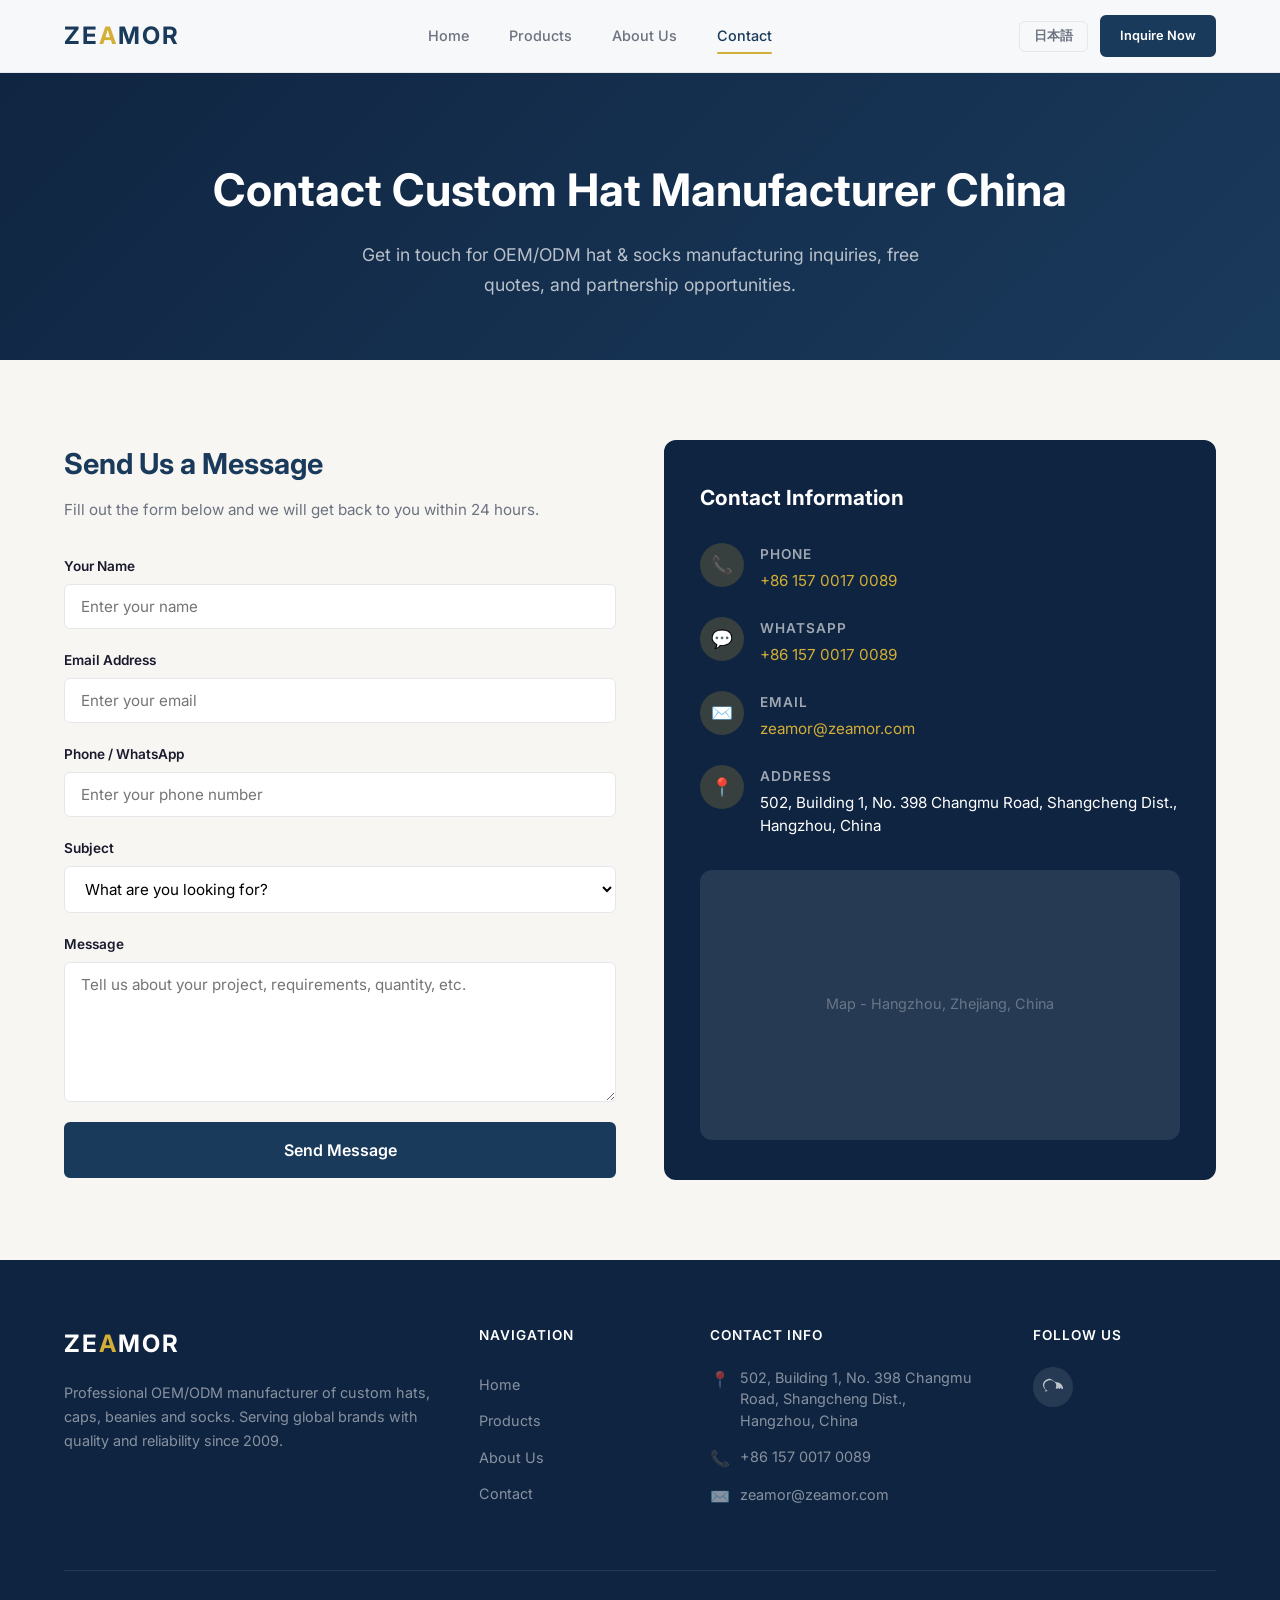
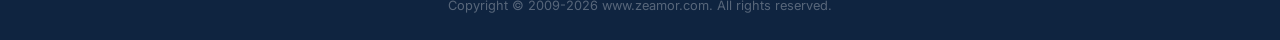
<file: contact.html>
<!DOCTYPE html>
<html lang="en">
<head>
  <meta charset="UTF-8">
  <meta name="viewport" content="width=device-width, initial-scale=1.0">
  <title>Contact Custom Hat Manufacturer China | OEM Hats & Socks Quote - ZEAMOR</title>
  <meta name="description" content="Contact ZEAMOR, your custom hats manufacturer in China. Get a free quote for OEM/ODM baseball caps, trucker hats, beanies & socks. WhatsApp +86 157 0017 0089, reply within 24 hours.">
  <meta name="keywords" content="contact custom hat manufacturer, OEM hat quote China, cap manufacturer inquiry, custom hats China contact, hat factory Hangzhou quote, get quote custom hats, custom socks manufacturer inquiry">
  <meta name="author" content="ZEAMOR - Hangzhou Zezhichuan Imp. & Exp Co., Ltd.">
  <meta name="robots" content="index, follow">

  <!-- Canonical URL -->
  <link rel="canonical" href="https://www.zeamor.com/contact">

  <!-- Hreflang Tags (multi-language) -->
  <link rel="alternate" hreflang="en" href="https://www.zeamor.com/contact">
  <link rel="alternate" hreflang="zh" href="https://www.zeamor.com/contact">
  <link rel="alternate" hreflang="ja" href="https://www.zeamor.com/contact">
  <link rel="alternate" hreflang="x-default" href="https://www.zeamor.com/contact">

  <!-- Open Graph / Facebook -->
  <meta property="og:title" content="Contact Custom Hat Manufacturer China | OEM Hats & Socks Quote - ZEAMOR">
  <meta property="og:description" content="Contact ZEAMOR for custom hats manufacturing. Get a free OEM/ODM quote for baseball caps, trucker hats, beanies & socks. WhatsApp +86 157 0017 0089.">
  <meta property="og:image" content="https://www.zeamor.com/img/og-image.jpg">
  <meta property="og:url" content="https://www.zeamor.com/contact">
  <meta property="og:type" content="website">
  <meta property="og:site_name" content="ZEAMOR">
  <meta property="og:locale" content="en_US">

  <!-- Twitter Card -->
  <meta name="twitter:card" content="summary_large_image">
  <meta name="twitter:title" content="Contact Custom Hat Manufacturer China | OEM Hats & Socks Quote - ZEAMOR">
  <meta name="twitter:description" content="Contact ZEAMOR for custom hats manufacturing. Get a free OEM/ODM quote for caps, beanies & socks.">
  <meta name="twitter:image" content="https://www.zeamor.com/img/og-image.jpg">

  <!-- Schema.org Structured Data - ContactPage + LocalBusiness -->
  <script type="application/ld+json">
  {
    "@context": "https://schema.org",
    "@graph": [
      {
        "@type": "ContactPage",
        "@id": "https://www.zeamor.com/contact#page",
        "name": "Contact Custom Hat Manufacturer China | OEM Hats & Socks Quote",
        "description": "Contact ZEAMOR, your custom hats manufacturer in China. Get a free quote for OEM/ODM baseball caps, trucker hats, beanies & socks. Reply within 24 hours.",
        "url": "https://www.zeamor.com/contact",
        "isPartOf": { "@id": "https://www.zeamor.com/#website" },
        "breadcrumb": { "@id": "https://www.zeamor.com/contact#breadcrumb" }
      },
      {
        "@type": "BreadcrumbList",
        "@id": "https://www.zeamor.com/contact#breadcrumb",
        "itemListElement": [
          {
            "@type": "ListItem",
            "position": 1,
            "name": "Home",
            "item": "https://www.zeamor.com/"
          },
          {
            "@type": "ListItem",
            "position": 2,
            "name": "Contact",
            "item": "https://www.zeamor.com/contact"
          }
        ]
      },
      {
        "@type": "LocalBusiness",
        "@id": "https://www.zeamor.com/#localbusiness",
        "name": "ZEAMOR - Custom Hat Manufacturer China | Hangzhou Zezhichuan Imp. & Exp Co., Ltd.",
        "description": "Professional custom hats manufacturer China - OEM/ODM baseball caps, trucker hats, beanies, snapbacks & socks factory in Hangzhou.",
        "image": "https://www.zeamor.com/img/og-image.jpg",
        "url": "https://www.zeamor.com",
        "telephone": "+86-157-0017-0089",
        "email": "zeamor@zeamor.com",
        "address": {
          "@type": "PostalAddress",
          "streetAddress": "502, Building 1, No. 398 Changmu Road, Ding Lan Street, Shangcheng District",
          "addressLocality": "Hangzhou",
          "addressRegion": "Zhejiang",
          "postalCode": "310000",
          "addressCountry": "CN"
        },
        "geo": {
          "@type": "GeoCoordinates",
          "latitude": 30.2741,
          "longitude": 120.1551
        },
        "openingHoursSpecification": {
          "@type": "OpeningHoursSpecification",
          "dayOfWeek": ["Monday", "Tuesday", "Wednesday", "Thursday", "Friday"],
          "opens": "09:00",
          "closes": "18:00"
        },
        "areaServed": {
          "@type": "Continent",
          "name": "Worldwide"
        }
      }
    ]
  }
  </script>

  <link rel="stylesheet" href="css/style.css">
  <link href="https://fonts.googleapis.com/css2?family=Inter:wght@300;400;500;600;700&display=swap" rel="stylesheet">
</head>
<body>
  <!-- Header -->
  <header class="header" id="header">
    <div class="container header-inner">
      <a href="index.html" class="logo">
        <span class="logo-text">ZE<span class="logo-accent">A</span>MOR</span>
      </a>
      <nav class="nav" id="nav">
        <a href="index.html" class="nav-link" data-i18n="nav.home">Home</a>
        <a href="products.html" class="nav-link" data-i18n="nav.products">Products</a>
        <a href="about.html" class="nav-link" data-i18n="nav.about">About Us</a>
        <a href="contact.html" class="nav-link active" data-i18n="nav.contact">Contact</a>
      </nav>
      <div class="header-actions">
        <button class="lang-switch" id="langSwitch" onclick="toggleLang()">
          <span id="langLabel">中文</span>
        </button>
        <a href="contact.html" class="btn btn-primary btn-sm" data-i18n="nav.inquire">Inquire Now</a>
        <button class="mobile-menu-btn" id="mobileMenuBtn" onclick="toggleMobileMenu()">
          <span></span><span></span><span></span>
        </button>
      </div>
    </div>
  </header>

  <!-- Page Hero -->
  <section class="page-hero">
    <div class="container">
      <h1 data-i18n="contact.page.title">Contact Us</h1>
      <p data-i18n="contact.page.subtitle">Get in touch with us for inquiries, quotes, and partnership opportunities.</p>
    </div>
  </section>

  <!-- Contact Content -->
  <section class="contact-page-section">
    <div class="container">
      <div class="contact-grid">
        <!-- Contact Form -->
        <div class="contact-form-wrap">
          <h2 data-i18n="contact.form.title">Send Us a Message</h2>
          <p data-i18n="contact.form.desc">Fill out the form below and we'll get back to you within 24 hours.</p>

          <form class="contact-form" id="contactForm" onsubmit="return handleContactForm(event)">
            <!-- Web3Forms anti-spam honeypot -->
            <input type="checkbox" name="botcheck" style="display:none" tabindex="-1" autocomplete="off">

            <div class="form-group">
              <label data-i18n="contact.form.name">Your Name *</label>
              <input type="text" name="name" required data-i18n="contact.form.name_placeholder" placeholder="Enter your name">
            </div>
            <div class="form-group">
              <label data-i18n="contact.form.email">Email Address *</label>
              <input type="email" name="email" required data-i18n="contact.form.email_placeholder" placeholder="Enter your email">
            </div>
            <div class="form-group">
              <label data-i18n="contact.form.phone">Phone / WhatsApp</label>
              <input type="tel" name="phone" data-i18n="contact.form.phone_placeholder" placeholder="Enter your phone number">
            </div>
            <div class="form-group">
              <label data-i18n="contact.form.subject">Subject</label>
              <select name="subject">
                <option value="" data-i18n="contact.form.subject_placeholder">What are you looking for?</option>
                <option value="Custom Hat Inquiry" data-i18n="contact.form.subject_option1">Custom Hat Inquiry</option>
                <option value="Custom Socks Inquiry" data-i18n="contact.form.subject_option2">Custom Socks Inquiry</option>
                <option value="General Inquiry" data-i18n="contact.form.subject_option3">General Inquiry</option>
                <option value="Partnership" data-i18n="contact.form.subject_option4">Partnership</option>
              </select>
            </div>
            <div class="form-group">
              <label data-i18n="contact.form.message">Message *</label>
              <textarea name="message" required data-i18n="contact.form.message_placeholder" placeholder="Tell us about your project, requirements, quantity, etc."></textarea>
            </div>
            <button type="submit" class="btn btn-primary btn-lg" data-i18n="contact.form.submit">Send Message</button>
          </form>
        </div>

        <!-- Contact Info Sidebar -->
        <div class="contact-info-sidebar">
          <h3 data-i18n="contact.info.title">Contact Information</h3>

          <div class="contact-info-item">
            <div class="contact-info-icon">📞</div>
            <div>
              <h4 data-i18n="contact.info.phone">Phone</h4>
              <p><a href="tel:+8615700170089">+86 157 0017 0089</a></p>
            </div>
          </div>

          <div class="contact-info-item">
            <div class="contact-info-icon">💬</div>
            <div>
              <h4 data-i18n="contact.info.whatsapp">WhatsApp</h4>
              <p><a href="https://wa.me/8615700170089">+86 157 0017 0089</a></p>
            </div>
          </div>

          <div class="contact-info-item">
            <div class="contact-info-icon">✉️</div>
            <div>
              <h4 data-i18n="contact.info.email">Email</h4>
              <p><a href="mailto:zeamor@zeamor.com">zeamor@zeamor.com</a></p>
            </div>
          </div>

          <div class="contact-info-item">
            <div class="contact-info-icon">📍</div>
            <div>
              <h4 data-i18n="contact.info.address">Address</h4>
              <p data-i18n="footer.address">502, Building 1, No. 398 Changmu Road, Ding Lan Street, Shangcheng Dist., Hangzhou, Zhejiang, China</p>
            </div>
          </div>

          <div class="contact-map">
            <span data-i18n="contact.map.placeholder">Map - Hangzhou, Zhejiang, China</span>
          </div>
        </div>
      </div>
    </div>
  </section>

  <!-- Footer -->
  <footer class="footer">
    <div class="container">
      <div class="footer-grid">
        <div class="footer-col footer-about">
          <div class="footer-logo">ZE<span>A</span>MOR</div>
          <p class="footer-about-text" data-i18n="footer.about">
            Professional OEM/ODM manufacturer of custom hats, caps, beanies and socks. Serving global brands with quality and reliability since 2009.
          </p>
        </div>
        <div class="footer-col">
          <h4 class="footer-title" data-i18n="footer.navTitle">Navigation</h4>
          <a href="index.html" class="footer-link" data-i18n="nav.home">Home</a>
          <a href="products.html" class="footer-link" data-i18n="nav.products">Products</a>
          <a href="about.html" class="footer-link" data-i18n="nav.about">About Us</a>
          <a href="contact.html" class="footer-link" data-i18n="nav.contact">Contact</a>
        </div>
        <div class="footer-col">
          <h4 class="footer-title" data-i18n="footer.contactTitle">Contact Info</h4>
          <p class="footer-contact-item">
            <span class="footer-icon">📍</span>
            <span data-i18n="footer.address">502, Building 1, No. 398 Changmu Road, Shangcheng Dist., Hangzhou, China</span>
          </p>
          <p class="footer-contact-item">
            <span class="footer-icon">📞</span>
            <a href="tel:+8615700170089">+86 157 0017 0089</a>
          </p>
          <p class="footer-contact-item">
            <span class="footer-icon">✉️</span>
            <a href="mailto:zeamor@zeamor.com">zeamor@zeamor.com</a>
          </p>
        </div>
        <div class="footer-col">
          <h4 class="footer-title" data-i18n="footer.followTitle">Follow Us</h4>
          <div class="footer-social">
            <a href="#" class="social-link" title="WeChat">
              <svg viewBox="0 0 24 24" width="20" height="20" fill="currentColor"><path d="M8.691 2.188C3.891 2.188 0 5.476 0 9.532c0 2.212 1.17 4.203 3.002 5.55a.59.59 0 01.213.665l-.39 1.48c-.019.07-.048.141-.048.213 0 .163.13.295.29.295a.326.326 0 00.167-.054l1.903-1.114a.77.77 0 01.717-.096c1.022.311 2.127.338 3.157.338h.102A7.009 7.009 0 008.7 16.787c-3.985 0-7.211-2.855-7.211-6.38s3.226-6.38 7.211-6.38c3.985 0 7.211 2.855 7.211 6.38 0 .911-.221 1.845-.622 2.843-.105.301.042.619.313.729.956.052 1.924-.11 2.875-.39a.56.56 0 01.426.058l1.341.785a.295.295 0 00.127.045c.14 0 .25-.111.25-.247 0-.06-.023-.12-.038-.177l-.277-1.058a.418.418 0 01.146-.468C23.725 15.176 24 14.46 24 13.726c0-4.056-3.686-7.338-8.232-7.338h-.077z"/></svg>
            </a>
          </div>
        </div>
      </div>
      <div class="footer-bottom">
        <p data-config="copyright">Copyright &copy; 2009-2024 www.zeamor.com. All rights reserved.</p>
      </div>
    </div>
  </footer>

  <!-- Mobile Menu -->
  <div class="mobile-menu-overlay" id="mobileMenuOverlay" onclick="toggleMobileMenu()"></div>
  <div class="mobile-menu" id="mobileMenu">
    <div class="mobile-menu-header">
      <span class="logo-text">ZE<span class="logo-accent">A</span>MOR</span>
      <button class="mobile-menu-close" onclick="toggleMobileMenu()">✕</button>
    </div>
    <nav class="mobile-nav">
      <a href="index.html" class="mobile-nav-link" data-i18n="nav.home">Home</a>
      <a href="products.html" class="mobile-nav-link" data-i18n="nav.products">Products</a>
      <a href="about.html" class="mobile-nav-link" data-i18n="nav.about">About Us</a>
      <a href="contact.html" class="mobile-nav-link" data-i18n="nav.contact">Contact</a>
    </nav>
    <div class="mobile-menu-footer">
      <button class="lang-switch" onclick="toggleLang(); toggleMobileMenu();">
        <span id="mobileLangLabel">中文</span>
      </button>
    </div>
  </div>

  <!-- Config loaded async by main.js -->
  <script src="js/main.js"></script>
</body>
</html>
</file>
<file: css/style.css>
/* ============================
   ZEAMOR - Global Styles
   ============================ */

/* CSS Variables */
:root {
  --color-primary: #1a3a5c;
  --color-primary-dark: #0f2440;
  --color-primary-light: #2a5a8c;
  --color-accent: #d4af37;
  --color-accent-dark: #b8962e;
  --color-bg: #ffffff;
  --color-bg-alt: #f8f6f2;
  --color-bg-dark: #0f2440;
  --color-text: #1a1a2e;
  --color-text-light: #6b7280;
  --color-text-white: #ffffff;
  --color-border: #e5e7eb;
  --color-border-dark: #374151;
  --font-main: 'Inter', -apple-system, BlinkMacSystemFont, 'Segoe UI', sans-serif;
  --radius-sm: 6px;
  --radius-md: 12px;
  --radius-lg: 20px;
  --shadow-sm: 0 1px 3px rgba(0,0,0,0.08);
  --shadow-md: 0 4px 16px rgba(0,0,0,0.1);
  --shadow-lg: 0 12px 40px rgba(0,0,0,0.12);
  --transition: 0.3s cubic-bezier(0.4, 0, 0.2, 1);
  --container-max: 1200px;
  --header-height: 72px;
}

/* Reset & Base */
*, *::before, *::after {
  box-sizing: border-box;
  margin: 0;
  padding: 0;
}

html {
  scroll-behavior: smooth;
  font-size: 16px;
}

body {
  font-family: var(--font-main);
  color: var(--color-text);
  background: var(--color-bg);
  line-height: 1.7;
  overflow-x: hidden;
  -webkit-font-smoothing: antialiased;
}

a {
  text-decoration: none;
  color: inherit;
  transition: var(--transition);
}

img {
  max-width: 100%;
  height: auto;
  display: block;
}

button {
  border: none;
  background: none;
  cursor: pointer;
  font-family: inherit;
}

/* Container */
.container {
  width: 100%;
  max-width: var(--container-max);
  margin: 0 auto;
  padding: 0 24px;
}

.text-center { text-align: center; }
.mt-40 { margin-top: 40px; }

/* =====================
   Header / Navigation
   ===================== */
.header {
  position: fixed;
  top: 0;
  left: 0;
  right: 0;
  z-index: 1000;
  background: rgba(255,255,255,0.97);
  backdrop-filter: blur(12px);
  -webkit-backdrop-filter: blur(12px);
  border-bottom: 1px solid var(--color-border);
  transition: var(--transition);
}

.header.scrolled {
  box-shadow: var(--shadow-sm);
}

.header-inner {
  display: flex;
  align-items: center;
  justify-content: space-between;
  height: var(--header-height);
}

/* Logo */
.logo {
  display: flex;
  align-items: center;
  gap: 4px;
}

.logo-img {
  height: 44px;
  width: auto;
  display: block;
}

.logo-text {
  font-size: 1.5rem;
  font-weight: 700;
  color: var(--color-primary, #1a1a2e);
  letter-spacing: 2px;
  text-decoration: none;
}

.logo-accent {
  color: var(--color-accent, #d4a853);
}
.nav {
  display: flex;
  align-items: center;
  gap: 8px;
}

.nav-link {
  padding: 8px 16px;
  font-size: 0.9rem;
  font-weight: 500;
  color: var(--color-text-light);
  border-radius: var(--radius-sm);
  transition: var(--transition);
  position: relative;
}

.nav-link:hover,
.nav-link.active {
  color: var(--color-primary);
}

.nav-link.active::after {
  content: '';
  position: absolute;
  bottom: 2px;
  left: 16px;
  right: 16px;
  height: 2px;
  background: var(--color-accent);
  border-radius: 1px;
}

/* Header Actions */
.header-actions {
  display: flex;
  align-items: center;
  gap: 12px;
}

.lang-switch {
  padding: 6px 14px;
  font-size: 0.8rem;
  font-weight: 600;
  color: var(--color-text-light);
  border: 1px solid var(--color-border);
  border-radius: var(--radius-sm);
  transition: var(--transition);
}

.lang-switch:hover {
  border-color: var(--color-primary);
  color: var(--color-primary);
}

/* Buttons */
.btn {
  display: inline-flex;
  align-items: center;
  justify-content: center;
  gap: 8px;
  padding: 12px 28px;
  font-size: 0.9rem;
  font-weight: 600;
  border-radius: var(--radius-sm);
  transition: var(--transition);
  cursor: pointer;
  white-space: nowrap;
}

.btn-primary {
  background: var(--color-primary);
  color: var(--color-text-white);
  border: 2px solid var(--color-primary);
}

.btn-primary:hover {
  background: var(--color-primary-dark);
  border-color: var(--color-primary-dark);
  transform: translateY(-1px);
  box-shadow: var(--shadow-md);
}

.btn-outline {
  background: transparent;
  color: var(--color-primary);
  border: 2px solid var(--color-primary);
}

.btn-outline:hover {
  background: var(--color-primary);
  color: var(--color-text-white);
  transform: translateY(-1px);
}

.btn-sm {
  padding: 8px 18px;
  font-size: 0.8rem;
}

.btn-lg {
  padding: 16px 36px;
  font-size: 1rem;
}

/* Mobile Menu Button */
.mobile-menu-btn {
  display: none;
  flex-direction: column;
  gap: 5px;
  padding: 8px;
}

.mobile-menu-btn span {
  display: block;
  width: 22px;
  height: 2px;
  background: var(--color-text);
  border-radius: 2px;
  transition: var(--transition);
}

/* ===================
   Hero Section
   =================== */
.hero {
  position: relative;
  min-height: 100vh;
  display: flex;
  align-items: center;
  justify-content: center;
  overflow: hidden;
  padding-top: var(--header-height);
}

.hero-bg {
  position: absolute;
  inset: 0;
  z-index: 0;
  background: linear-gradient(135deg, var(--color-primary-dark) 0%, var(--color-primary) 50%, #1a4a70 100%);
}

.hero-bg::after {
  content: '';
  position: absolute;
  inset: 0;
  background: url("data:image/svg+xml,%3Csvg width='60' height='60' viewBox='0 0 60 60' xmlns='http://www.w3.org/2000/svg'%3E%3Cg fill='none' fill-rule='evenodd'%3E%3Cg fill='%23ffffff' fill-opacity='0.03'%3E%3Cpath d='m36 34v-4h-2v4h-4v2h4v4h2v-4h4v-2h-4zm0-30v-4h-2v4h-4v2h4v4h2v-4h4v-2h-4zm-24 24v-4h-2v4h-4v2h4v4h2v-4h4v-2h-4z'/%3E%3C/g%3E%3C/g%3E%3C/svg%3E");
}

.hero-overlay {
  position: absolute;
  inset: 0;
  background: linear-gradient(180deg, rgba(15,36,64,0.3) 0%, rgba(15,36,64,0.7) 100%);
  z-index: 1;
}

.hero-content {
  position: relative;
  z-index: 2;
  text-align: center;
  color: var(--color-text-white);
  padding: 60px 24px;
  max-width: 800px;
}

.hero-badge {
  display: inline-block;
  padding: 8px 20px;
  background: rgba(212,175,55,0.2);
  border: 1px solid rgba(212,175,55,0.4);
  border-radius: 100px;
  font-size: 0.85rem;
  font-weight: 600;
  color: var(--color-accent);
  margin-bottom: 28px;
  letter-spacing: 1px;
}

.hero-title {
  font-size: 3.5rem;
  font-weight: 700;
  line-height: 1.15;
  margin-bottom: 24px;
  letter-spacing: -1px;
}

.hero-title-accent {
  color: var(--color-accent);
}

.hero-desc {
  font-size: 1.15rem;
  line-height: 1.7;
  color: rgba(255,255,255,0.85);
  max-width: 600px;
  margin: 0 auto 40px;
}

.hero-btns {
  display: flex;
  gap: 16px;
  justify-content: center;
  flex-wrap: wrap;
}

.hero-btns .btn-outline {
  color: var(--color-text-white);
  border-color: rgba(255,255,255,0.4);
}

.hero-btns .btn-outline:hover {
  background: var(--color-text-white);
  color: var(--color-primary);
  border-color: var(--color-text-white);
}

.hero-scroll {
  position: absolute;
  bottom: 32px;
  left: 50%;
  transform: translateX(-50%);
  z-index: 2;
  display: flex;
  flex-direction: column;
  align-items: center;
  gap: 8px;
  color: rgba(255,255,255,0.5);
  font-size: 0.75rem;
  letter-spacing: 1px;
}

.scroll-arrow {
  width: 20px;
  height: 20px;
  border-right: 2px solid rgba(255,255,255,0.4);
  border-bottom: 2px solid rgba(255,255,255,0.4);
  transform: rotate(45deg);
  animation: scrollBounce 2s infinite;
}

@keyframes scrollBounce {
  0%, 100% { transform: rotate(45deg) translate(0, 0); opacity: 0.4; }
  50% { transform: rotate(45deg) translate(5px, 5px); opacity: 1; }
}

/* =====================
   Section Commons
   ===================== */
.section {
  padding: 100px 0;
}

.section-header {
  text-align: center;
  max-width: 640px;
  margin: 0 auto 60px;
}

.section-tag {
  display: inline-block;
  font-size: 0.8rem;
  font-weight: 600;
  color: var(--color-accent);
  letter-spacing: 2px;
  text-transform: uppercase;
  margin-bottom: 12px;
}

.section-title {
  font-size: 2.5rem;
  font-weight: 700;
  color: var(--color-primary);
  line-height: 1.2;
  margin-bottom: 16px;
  letter-spacing: -0.5px;
}

.section-subtitle {
  font-size: 1.05rem;
  color: var(--color-text-light);
  line-height: 1.7;
}

/* =====================
   Services Section
   ===================== */
.services-section {
  background: var(--color-bg-alt);
}

.services-grid {
  display: grid;
  grid-template-columns: repeat(4, 1fr);
  gap: 24px;
}

.service-card {
  background: var(--color-bg);
  border-radius: var(--radius-md);
  padding: 36px 28px;
  text-align: center;
  transition: var(--transition);
  border: 1px solid var(--color-border);
}

.service-card:hover {
  transform: translateY(-6px);
  box-shadow: var(--shadow-lg);
  border-color: var(--color-accent);
}

.service-icon {
  width: 64px;
  height: 64px;
  margin: 0 auto 20px;
  color: var(--color-accent);
}

.service-icon svg {
  width: 100%;
  height: 100%;
}

.service-title {
  font-size: 1.1rem;
  font-weight: 600;
  color: var(--color-primary);
  margin-bottom: 12px;
}

.service-desc {
  font-size: 0.9rem;
  color: var(--color-text-light);
  line-height: 1.6;
}

/* =====================
   About Brief Section
   ===================== */
.about-brief-section {
  background: var(--color-bg);
}

.about-brief-grid {
  display: grid;
  grid-template-columns: 1fr 1fr;
  gap: 64px;
  align-items: center;
}

.about-brief-img {
  position: relative;
}

.about-img-placeholder {
  border-radius: var(--radius-lg);
  overflow: hidden;
  background: var(--color-bg-alt);
  aspect-ratio: 4/3;
  display: flex;
  align-items: center;
  justify-content: center;
}

.about-img-placeholder svg {
  width: 100%;
  height: 100%;
}

.about-brief-stat {
  display: flex;
  gap: 16px;
  margin-top: 24px;
}

.stat-item {
  flex: 1;
  text-align: center;
  padding: 16px 8px;
  background: var(--color-bg-alt);
  border-radius: var(--radius-md);
}

.stat-num {
  display: block;
  font-size: 1.8rem;
  font-weight: 700;
  color: var(--color-primary);
  line-height: 1;
  margin-bottom: 4px;
}

.stat-label {
  font-size: 0.75rem;
  color: var(--color-text-light);
  font-weight: 500;
}

.about-brief-content {
  padding-left: 20px;
}

.about-text {
  font-size: 1rem;
  color: var(--color-text-light);
  line-height: 1.8;
  margin-bottom: 20px;
}

.about-brief-content .btn {
  margin-top: 12px;
}

/* =====================
   Model Gallery
   ===================== */
.gallery-section {
  background: var(--color-bg);
}

.gallery-grid {
  display: grid;
  grid-template-columns: repeat(4, 1fr);
  gap: 12px;
}

.gallery-item {
  aspect-ratio: 3/4;
  overflow: hidden;
  border-radius: var(--radius-sm);
  cursor: pointer;
  transition: var(--transition);
}

.gallery-item:hover {
  transform: scale(1.02);
  box-shadow: var(--shadow-lg);
}

.gallery-item img {
  width: 100%;
  height: 100%;
  object-fit: cover;
  transition: transform 0.5s ease;
}

.gallery-item:hover img {
  transform: scale(1.08);
}

/* =====================
   Products Preview
   ===================== */
.products-preview-section {
  background: var(--color-bg-alt);
}

.products-grid {
  display: grid;
  grid-template-columns: repeat(4, 1fr);
  gap: 24px;
}

.product-card {
  background: var(--color-bg);
  border-radius: var(--radius-md);
  overflow: hidden;
  transition: var(--transition);
  border: 1px solid var(--color-border);
}

.product-card:hover {
  transform: translateY(-6px);
  box-shadow: var(--shadow-lg);
  border-color: var(--color-accent);
}

.product-card-img {
  aspect-ratio: 1;
  background: var(--color-bg-alt);
  display: flex;
  align-items: center;
  justify-content: center;
  overflow: hidden;
}

.product-card-img img {
  width: 100%;
  height: 100%;
  object-fit: cover;
  transition: transform 0.4s ease;
}

.product-card:hover .product-card-img img {
  transform: scale(1.05);
}

.product-placeholder svg {
  width: 120px;
  height: 120px;
}

.product-card-body {
  padding: 20px 24px 24px;
}

.product-card-body h3 {
  font-size: 1.05rem;
  font-weight: 600;
  color: var(--color-primary);
  margin-bottom: 6px;
}

.product-card-body p {
  font-size: 0.85rem;
  color: var(--color-text-light);
}

/* =====================
   Why Choose Us
   ===================== */
.why-section {
  background: var(--color-bg-dark);
  color: var(--color-text-white);
}

.why-section .section-tag {
  color: var(--color-accent);
}

.why-section .section-title {
  color: var(--color-text-white);
}

.why-grid {
  display: grid;
  grid-template-columns: repeat(3, 1fr);
  gap: 32px;
}

.why-item {
  padding: 32px;
  background: rgba(255,255,255,0.05);
  border-radius: var(--radius-md);
  border: 1px solid rgba(255,255,255,0.08);
  transition: var(--transition);
}

.why-item:hover {
  background: rgba(255,255,255,0.1);
  border-color: rgba(212,175,55,0.3);
}

.why-num {
  font-size: 2.5rem;
  font-weight: 800;
  color: rgba(212,175,55,0.2);
  line-height: 1;
  margin-bottom: 16px;
}

.why-item h3 {
  font-size: 1.1rem;
  font-weight: 600;
  margin-bottom: 10px;
  color: var(--color-text-white);
}

.why-item p {
  font-size: 0.9rem;
  color: rgba(255,255,255,0.6);
  line-height: 1.6;
}

/* =====================
   CTA Section
   ===================== */
.cta-section {
  background: linear-gradient(135deg, var(--color-primary) 0%, var(--color-primary-dark) 100%);
  color: var(--color-text-white);
  text-align: center;
}

.cta-content {
  max-width: 640px;
  margin: 0 auto;
}

.cta-title {
  font-size: 2.2rem;
  font-weight: 700;
  margin-bottom: 16px;
  color: var(--color-text-white);
}

.cta-desc {
  font-size: 1.05rem;
  color: rgba(255,255,255,0.8);
  margin-bottom: 36px;
  line-height: 1.7;
}

.cta-btns {
  display: flex;
  gap: 16px;
  justify-content: center;
  flex-wrap: wrap;
}

.cta-btns .btn-outline {
  color: var(--color-text-white);
  border-color: rgba(255,255,255,0.4);
}

.cta-btns .btn-outline:hover {
  background: var(--color-text-white);
  color: var(--color-primary);
  border-color: var(--color-text-white);
}

/* =====================
   Footer
   ===================== */
.footer {
  background: var(--color-bg-dark);
  color: rgba(255,255,255,0.7);
  padding: 64px 0 0;
}

.footer-grid {
  display: grid;
  grid-template-columns: 2fr 1fr 1.5fr 1fr;
  gap: 48px;
  padding-bottom: 48px;
  border-bottom: 1px solid rgba(255,255,255,0.1);
}

.footer-logo {
  font-size: 1.5rem;
  font-weight: 700;
  color: var(--color-text-white);
  letter-spacing: 2px;
  margin-bottom: 16px;
}

.footer-logo span {
  color: var(--color-accent);
}

.footer-about-text {
  font-size: 0.9rem;
  line-height: 1.7;
  color: rgba(255,255,255,0.5);
  margin-bottom: 20px;
}

.footer-title {
  font-size: 0.85rem;
  font-weight: 600;
  color: var(--color-text-white);
  text-transform: uppercase;
  letter-spacing: 1px;
  margin-bottom: 20px;
}

.footer-link {
  display: block;
  font-size: 0.9rem;
  color: rgba(255,255,255,0.5);
  padding: 6px 0;
  transition: var(--transition);
}

.footer-link:hover {
  color: var(--color-accent);
  padding-left: 4px;
}

.footer-contact-item {
  display: flex;
  align-items: flex-start;
  gap: 10px;
  font-size: 0.9rem;
  color: rgba(255,255,255,0.5);
  margin-bottom: 14px;
  line-height: 1.5;
}

.footer-contact-item a {
  color: rgba(255,255,255,0.5);
}

.footer-contact-item a:hover {
  color: var(--color-accent);
}

.footer-icon {
  flex-shrink: 0;
  font-size: 1rem;
}

.footer-social {
  display: flex;
  gap: 12px;
}

.social-link {
  width: 40px;
  height: 40px;
  border-radius: 50%;
  background: rgba(255,255,255,0.1);
  display: flex;
  align-items: center;
  justify-content: center;
  color: rgba(255,255,255,0.7);
  transition: var(--transition);
}

.social-link:hover {
  background: var(--color-accent);
  color: var(--color-primary-dark);
}

.footer-bottom {
  padding: 24px 0;
  text-align: center;
  font-size: 0.8rem;
  color: rgba(255,255,255,0.3);
}

/* =====================
   Mobile Menu
   ===================== */
.mobile-menu-overlay {
  display: none;
  position: fixed;
  inset: 0;
  background: rgba(0,0,0,0.5);
  z-index: 2000;
}

.mobile-menu-overlay.active {
  display: block;
}

.mobile-menu {
  position: fixed;
  top: 0;
  right: -300px;
  width: 300px;
  height: 100vh;
  background: var(--color-bg);
  z-index: 2001;
  padding: 24px;
  transition: right 0.3s ease;
  display: flex;
  flex-direction: column;
}

.mobile-menu.active {
  right: 0;
}

.mobile-menu-header {
  display: flex;
  justify-content: space-between;
  align-items: center;
  margin-bottom: 32px;
}

.mobile-menu-close {
  font-size: 1.5rem;
  color: var(--color-text);
  padding: 4px;
}

.mobile-nav {
  display: flex;
  flex-direction: column;
  gap: 4px;
  flex: 1;
}

.mobile-nav-link {
  padding: 14px 16px;
  font-size: 1rem;
  font-weight: 500;
  color: var(--color-text);
  border-radius: var(--radius-sm);
  transition: var(--transition);
}

.mobile-nav-link:hover {
  background: var(--color-bg-alt);
  color: var(--color-primary);
}

.mobile-menu-footer {
  padding-top: 24px;
  border-top: 1px solid var(--color-border);
}

/* =====================
   Page Hero (Sub Pages)
   ===================== */
.page-hero {
  padding-top: calc(var(--header-height) + 80px);
  padding-bottom: 60px;
  background: linear-gradient(135deg, var(--color-primary-dark) 0%, var(--color-primary) 100%);
  color: var(--color-text-white);
  text-align: center;
}

.page-hero h1 {
  font-size: 2.8rem;
  font-weight: 700;
  margin-bottom: 12px;
}

.page-hero p {
  font-size: 1.1rem;
  color: rgba(255,255,255,0.7);
  max-width: 600px;
  margin: 0 auto;
}

/* =====================
   Products Page
   ===================== */
.products-page-section {
  padding: 80px 0;
  background: var(--color-bg-alt);
}

.product-category-grid {
  display: grid;
  grid-template-columns: repeat(3, 1fr);
  gap: 32px;
  margin-bottom: 64px;
}

.category-card {
  background: var(--color-bg);
  border-radius: var(--radius-md);
  overflow: hidden;
  border: 1px solid var(--color-border);
  transition: var(--transition);
}

.category-card:hover {
  transform: translateY(-6px);
  box-shadow: var(--shadow-lg);
}

.category-card img {
  width: 100%;
  aspect-ratio: 4/3;
  object-fit: cover;
  background: var(--color-bg-alt);
}

.category-card-body {
  padding: 24px;
}

.category-card-body h3 {
  font-size: 1.2rem;
  font-weight: 600;
  color: var(--color-primary);
  margin-bottom: 8px;
}

.category-card-body p {
  font-size: 0.9rem;
  color: var(--color-text-light);
  line-height: 1.6;
}

/* Product Detail */
.product-detail {
  padding: 80px 0;
  background: var(--color-bg);
}

.product-detail-grid {
  display: grid;
  grid-template-columns: 1fr 1fr;
  gap: 64px;
  align-items: start;
}

.product-detail-img {
  border-radius: var(--radius-md);
  overflow: hidden;
  background: var(--color-bg-alt);
  aspect-ratio: 1;
  display: flex;
  align-items: center;
  justify-content: center;
}

.product-detail-info h2 {
  font-size: 1.8rem;
  font-weight: 700;
  color: var(--color-primary);
  margin-bottom: 16px;
}

.product-detail-info .product-sku {
  font-size: 0.85rem;
  color: var(--color-text-light);
  margin-bottom: 20px;
}

.product-detail-info .product-desc {
  font-size: 1rem;
  color: var(--color-text-light);
  line-height: 1.8;
  margin-bottom: 24px;
}

.product-meta {
  display: flex;
  flex-wrap: wrap;
  gap: 16px;
  margin-bottom: 32px;
}

.product-meta-item {
  padding: 8px 16px;
  background: var(--color-bg-alt);
  border-radius: var(--radius-sm);
  font-size: 0.85rem;
}

.product-meta-item span {
  font-weight: 600;
  color: var(--color-primary);
}

/* =====================
   About Page
   ===================== */
.about-page-section {
  padding: 80px 0;
}

.about-page-grid {
  display: grid;
  grid-template-columns: 3fr 2fr;
  gap: 64px;
  align-items: start;
}

.about-page-content h2 {
  font-size: 1.8rem;
  font-weight: 700;
  color: var(--color-primary);
  margin-bottom: 20px;
}

.about-page-content p {
  font-size: 1rem;
  color: var(--color-text-light);
  line-height: 1.8;
  margin-bottom: 16px;
}

.about-page-sidebar {
  background: var(--color-bg-alt);
  border-radius: var(--radius-md);
  padding: 36px;
}

.sidebar-info-item {
  display: flex;
  gap: 14px;
  margin-bottom: 20px;
  align-items: flex-start;
}

.sidebar-icon {
  width: 40px;
  height: 40px;
  background: var(--color-primary);
  border-radius: 50%;
  display: flex;
  align-items: center;
  justify-content: center;
  color: var(--color-text-white);
  flex-shrink: 0;
  font-size: 1rem;
}

.sidebar-info-item div h4 {
  font-size: 0.9rem;
  font-weight: 600;
  color: var(--color-primary);
  margin-bottom: 2px;
}

.sidebar-info-item div p {
  font-size: 0.85rem;
  color: var(--color-text-light);
}

/* About clients section - full width cards below content */

/* ===== About: Factory Image ===== */
.about-factory-section {
  margin-top: 48px;
  border-radius: var(--radius-lg);
  overflow: hidden;
  box-shadow: 0 2px 12px rgba(0,0,0,0.06);
}
.about-factory-img {
  width: 100%;
  height: auto;
  display: block;
  object-fit: cover;
  aspect-ratio: 16 / 7;
  max-height: 380px;
}
@media (max-width: 768px) {
  .about-factory-section {
    margin-top: 36px;
    border-radius: var(--radius-md);
  }
  .about-factory-img {
    aspect-ratio: 4 / 3;
    max-height: none;
  }
}

.about-clients-section {
  margin-top: 72px;
  padding-top: 64px;
  border-top: 1px solid var(--color-border);
}

.about-clients-title {
  font-size: 1.6rem;
  font-weight: 700;
  color: var(--color-primary);
  text-align: center;
  margin-bottom: 40px;
}

.about-clients-grid {
  display: grid;
  grid-template-columns: repeat(3, 1fr);
  gap: 24px;
}

.about-client-card {
  display: flex;
  align-items: flex-start;
  gap: 20px;
  background: var(--color-bg);
  border: 1px solid var(--color-border);
  border-radius: var(--radius-md);
  padding: 32px 28px;
  transition: var(--transition);
}

.about-client-card:hover {
  border-color: var(--color-accent);
  box-shadow: var(--shadow-md);
  transform: translateY(-2px);
}

.about-client-icon {
  width: 52px;
  height: 52px;
  flex-shrink: 0;
  color: var(--color-accent);
  background: color-mix(in srgb, var(--color-accent) 8%, transparent);
  border-radius: 12px;
  padding: 10px;
}

.about-client-icon svg {
  width: 28px;
  height: 28px;
}

.about-client-title {
  font-size: 1rem;
  font-weight: 700;
  color: var(--color-primary);
  margin-bottom: 6px;
}

.about-client-desc {
  font-size: 0.9rem;
  color: var(--color-text-light);
  line-height: 1.6;
  margin: 0;
}

/* About clients section - full width cards below content */
.about-clients-section {
  margin-top: 72px;
  padding-top: 64px;
  border-top: 1px solid var(--color-border);
}

.about-clients-title {
  font-size: 1.6rem;
  font-weight: 700;
  color: var(--color-primary);
  text-align: center;
  margin-bottom: 40px;
}

.about-clients-grid {
  display: grid;
  grid-template-columns: repeat(3, 1fr);
  gap: 24px;
}

.about-client-card {
  display: flex;
  align-items: flex-start;
  gap: 20px;
  background: var(--color-bg);
  border: 1px solid var(--color-border);
  border-radius: var(--radius-md);
  padding: 32px 28px;
  transition: var(--transition);
}

.about-client-card:hover {
  border-color: var(--color-accent);
  box-shadow: var(--shadow-md);
  transform: translateY(-2px);
}

.about-client-icon {
  width: 44px;
  height: 44px;
  flex-shrink: 0;
  color: var(--color-accent);
  background: color-mix(in srgb, var(--color-accent) 8%, transparent);
  border-radius: 10px;
  padding: 8px;
}

.about-client-icon svg {
  width: 28px;
  height: 28px;
}

.about-client-title {
  font-size: 1rem;
  font-weight: 700;
  color: var(--color-primary);
  margin-bottom: 6px;
}

.about-client-desc {
  font-size: 0.9rem;
  color: var(--color-text-light);
  line-height: 1.6;
  margin: 0;
}

.sidebar-info-item {
  display: flex;
  gap: 14px;
  margin-bottom: 20px;
  align-items: flex-start;
}

.sidebar-icon {
  width: 40px;
  height: 40px;
  background: var(--color-primary);
  border-radius: 50%;
  display: flex;
  align-items: center;
  justify-content: center;
  color: var(--color-text-white);
  flex-shrink: 0;
  font-size: 1rem;
}

.sidebar-info-item div h4 {
  font-size: 0.9rem;
  font-weight: 600;
  color: var(--color-primary);
  margin-bottom: 2px;
}

.sidebar-info-item div p {
  font-size: 0.85rem;
  color: var(--color-text-light);
}

/* =====================
   Contact Page
   ===================== */
.contact-page-section {
  padding: 80px 0;
  background: var(--color-bg-alt);
}

.contact-grid {
  display: grid;
  grid-template-columns: 1fr 1fr;
  gap: 48px;
}

.contact-form-wrap h2 {
  font-size: 1.8rem;
  font-weight: 700;
  color: var(--color-primary);
  margin-bottom: 8px;
}

.contact-form-wrap > p {
  font-size: 0.95rem;
  color: var(--color-text-light);
  margin-bottom: 32px;
}

.contact-form {
  display: flex;
  flex-direction: column;
  gap: 20px;
}

.form-group {
  display: flex;
  flex-direction: column;
  gap: 6px;
}

.form-group label {
  font-size: 0.85rem;
  font-weight: 600;
  color: var(--color-text);
}

.form-group input,
.form-group textarea,
.form-group select {
  padding: 12px 16px;
  border: 1px solid var(--color-border);
  border-radius: var(--radius-sm);
  font-size: 0.95rem;
  font-family: inherit;
  transition: var(--transition);
  background: var(--color-bg);
}

.form-group input:focus,
.form-group textarea:focus,
.form-group select:focus {
  outline: none;
  border-color: var(--color-primary);
  box-shadow: 0 0 0 3px rgba(26,58,92,0.1);
}

.form-group textarea {
  min-height: 140px;
  resize: vertical;
}

.contact-info-sidebar {
  background: var(--color-primary-dark);
  border-radius: var(--radius-md);
  padding: 40px 36px;
  color: var(--color-text-white);
}

.contact-info-sidebar h3 {
  font-size: 1.3rem;
  font-weight: 700;
  margin-bottom: 28px;
  color: var(--color-text-white);
}

.contact-info-item {
  display: flex;
  gap: 16px;
  margin-bottom: 24px;
  align-items: flex-start;
}

.contact-info-icon {
  width: 44px;
  height: 44px;
  background: rgba(212,175,55,0.2);
  border-radius: 50%;
  display: flex;
  align-items: center;
  justify-content: center;
  font-size: 1.1rem;
  flex-shrink: 0;
}

.contact-info-item div h4 {
  font-size: 0.85rem;
  font-weight: 600;
  color: rgba(255,255,255,0.6);
  text-transform: uppercase;
  letter-spacing: 1px;
  margin-bottom: 4px;
}

.contact-info-item div p {
  font-size: 0.95rem;
  color: var(--color-text-white);
  line-height: 1.5;
}

.contact-info-item div p a {
  color: var(--color-accent);
}

.contact-map {
  margin-top: 32px;
  border-radius: var(--radius-md);
  overflow: hidden;
  background: rgba(255,255,255,0.1);
  aspect-ratio: 16/9;
  display: flex;
  align-items: center;
  justify-content: center;
  color: rgba(255,255,255,0.3);
  font-size: 0.9rem;
}

/* =====================
   Responsive
   ===================== */
@media (max-width: 1024px) {
  .services-grid {
    grid-template-columns: repeat(2, 1fr);
  }
  .about-clients-grid {
    grid-template-columns: repeat(2, 1fr);
  }
  .products-grid {
    grid-template-columns: repeat(2, 1fr);
  }
  .why-grid {
    grid-template-columns: repeat(2, 1fr);
  }
  .footer-grid {
    grid-template-columns: 1fr 1fr;
    gap: 32px;
  }
  .about-brief-grid {
    grid-template-columns: 1fr;
    gap: 40px;
  }
  .about-brief-content {
    padding-left: 0;
  }
  .product-detail-grid {
    grid-template-columns: 1fr;
    gap: 40px;
  }
  .about-page-grid {
    grid-template-columns: 1fr;
    gap: 40px;
  }

  .contact-grid {
    grid-template-columns: 1fr;
    gap: 40px;
  }
  .product-category-grid {
    grid-template-columns: repeat(2, 1fr);
  }
  .gallery-grid {
    grid-template-columns: repeat(2, 1fr);
  }
}

@media (max-width: 768px) {
  :root {
    --header-height: 64px;
  }

  .nav { display: none; }
  .header-actions .btn { display: none; }
  .mobile-menu-btn { display: flex; }

  .hero-title {
    font-size: 2.2rem;
  }

  .hero-desc {
    font-size: 1rem;
  }

  .section {
    padding: 64px 0;
  }

  .section-title {
    font-size: 1.8rem;
  }

  .services-grid {
    grid-template-columns: 1fr;
  }

  .about-clients-grid {
    grid-template-columns: 1fr;
  }

  .about-client-card {
    flex-direction: column;
    align-items: center;
    text-align: center;
  }

  .products-grid {
    grid-template-columns: 1fr 1fr;
  }

  .why-grid {
    grid-template-columns: 1fr;
  }

  .footer-grid {
    grid-template-columns: 1fr;
    gap: 32px;
  }

  .page-hero h1 {
    font-size: 2rem;
  }

  .product-category-grid {
    grid-template-columns: 1fr;
  }

  .about-brief-stat {
    flex-direction: column;
  }

}

@media (max-width: 480px) {
  .hero-title {
    font-size: 1.8rem;
  }

  .hero-btns {
    flex-direction: column;
    align-items: center;
  }

  .products-grid {
    grid-template-columns: 1fr;
  }

  .cta-btns {
    flex-direction: column;
    align-items: center;
  }
}

/* =====================
   Animations
   ===================== */
.fade-in {
  opacity: 0;
  transform: translateY(20px);
  transition: opacity 0.6s ease, transform 0.6s ease;
}

.fade-in.visible {
  opacity: 1;
  transform: translateY(0);
}

/* Hidden for i18n */
[data-i18n] {
  /* content set by JS */
}



/* 表单成功提示 */
.form-success-msg {
  text-align: center;
  padding: 2rem;
  margin-top: 1rem;
  background: #f0f9f0;
  border: 1px solid #c8e6c9;
  border-radius: 12px;
}
.form-success-msg svg { margin-bottom: 0.75rem; }
.form-success-msg h3 {
  color: #2e7d32;
  font-size: 1.2rem;
  margin-bottom: 0.5rem;
}
.form-success-msg p {
  color: #4a4a4a;
  font-size: 0.95rem;
}
</file>
